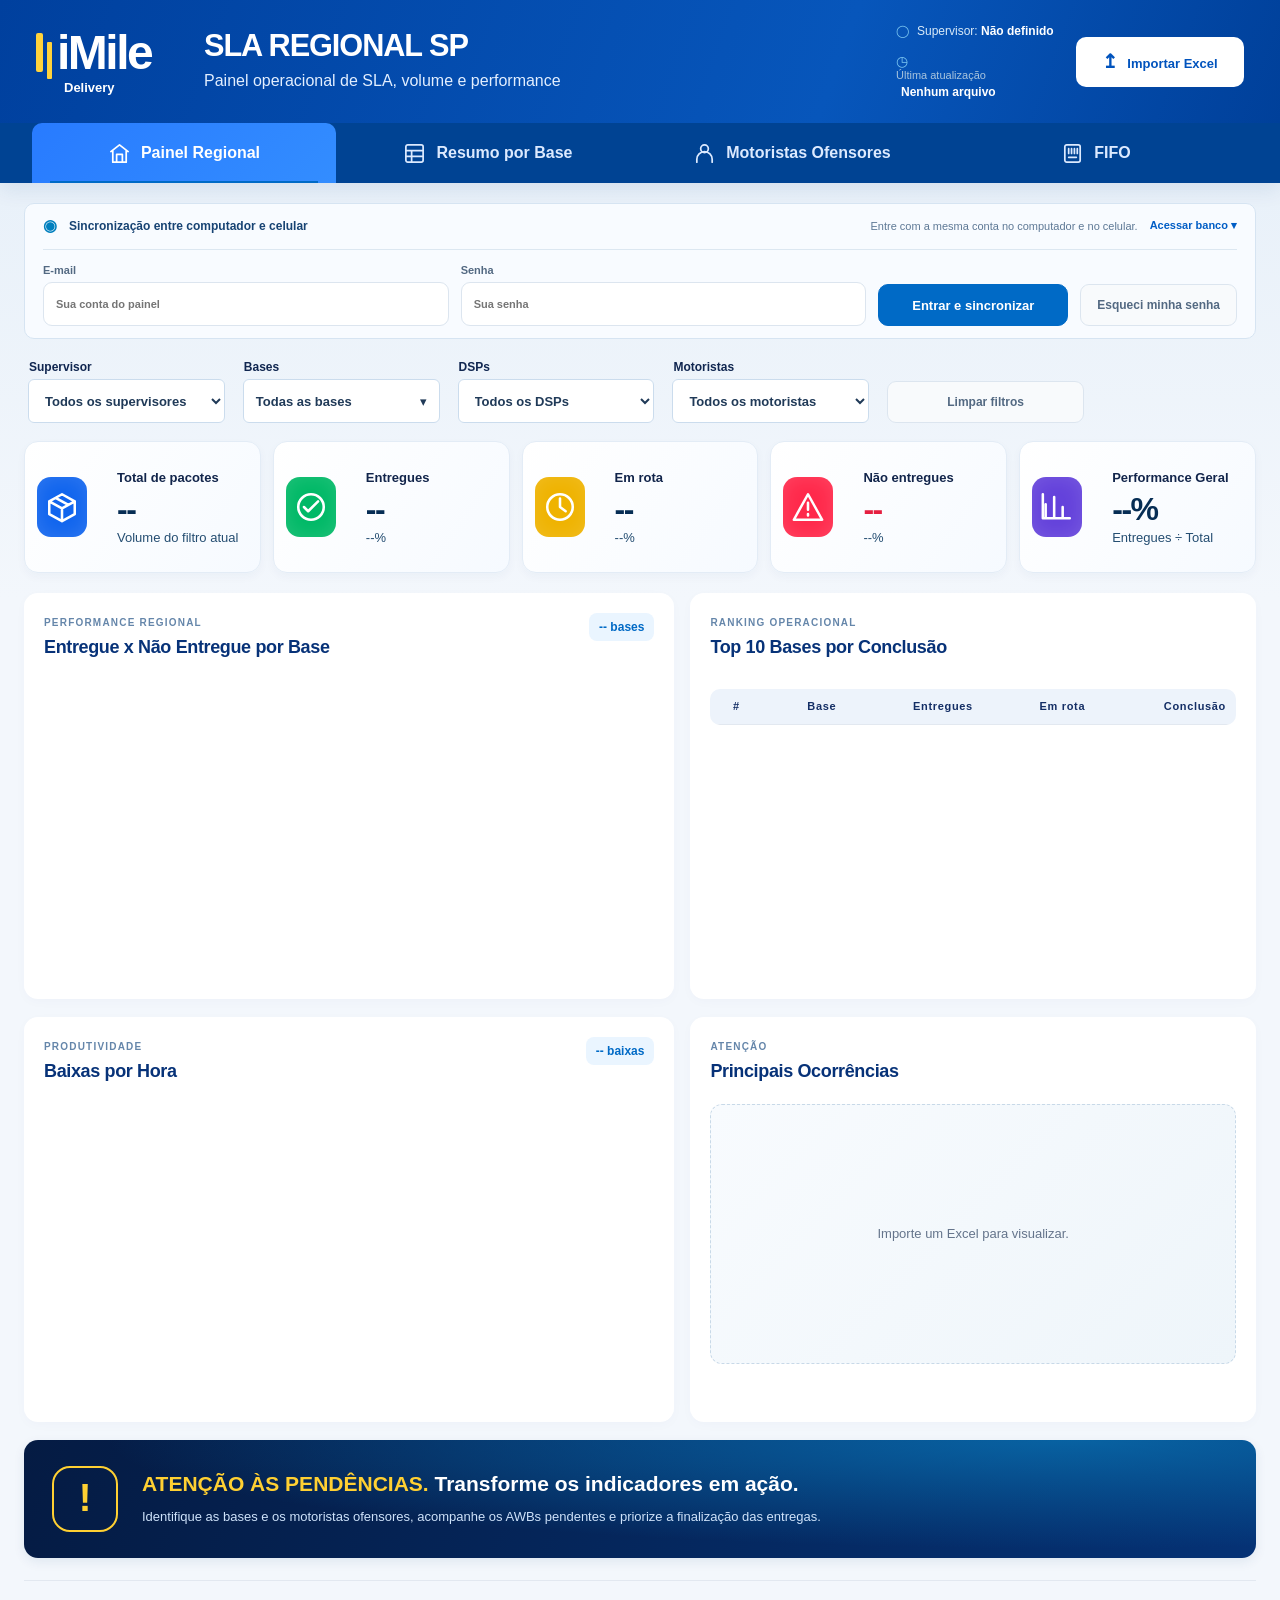
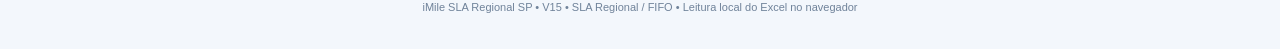
<file: index.html>
<!doctype html>
<html lang="pt-BR">
<head>
  <meta charset="utf-8" />
  <meta name="viewport" content="width=device-width, initial-scale=1" />
  <title>iMile SLA Regional SP</title>
  <link rel="stylesheet" href="styles.css?v=8" />
  <script src="xlsx.js"></script>
  <script src="chart.js"></script>
  <script src="html2canvas.js"></script>
<link rel="stylesheet" href="design-v9.css?v=9" />
  <link rel="stylesheet" href="design-v11.css?v=11" /><link rel="stylesheet" href="design-v12.css?v=12" />
<link rel="stylesheet" href="fifo.css?v=17" /></head>
<body class="v9 v11 v12">
  <div class="app-shell">
    <header class="topbar">
      <div class="brand-lockup" aria-label="iMile Delivery">
        <div class="brand-mark"><i></i><b>iMile</b></div>
        <span>Delivery</span>
      </div>
      <div class="headline-lockup">
        <h1>SLA REGIONAL SP</h1>
        <p class="subtitle">Painel operacional de SLA, volume e performance</p>
      </div>
      <div class="header-actions">
        <div class="header-meta">
          <div class="supervisor-pill">Supervisor: <strong id="supervisorName">Não definido</strong></div>
          <div class="update-box">
            <span>Última atualização</span>
            <strong id="lastUpdate">Nenhum arquivo</strong>
          </div>
        </div>
        <label class="upload-btn no-print">
          <input id="fileInput" type="file" accept=".xlsx,.xls" hidden />
          <span>Importar Excel</span>
        </label>
      </div>
    </header>

    <nav class="view-tabs no-print">
      <button class="view-tab active" data-view="dashboard">Painel Regional</button>
      <button class="view-tab" data-view="baseprint">Resumo por Base</button>
      <button class="view-tab" data-view="driversprint">Motoristas Ofensores</button>
      <button class="view-tab" data-view="awbspending">FIFO</button>
    </nav>

    <main>
      <details open class="cloud-panel no-print" aria-label="Sincronização entre dispositivos">
        <summary><span class="cloud-summary-title">Sincronização entre computador e celular</span><span id="cloudStatus" role="status" aria-live="polite">Verificando conexão…</span></summary>
        <form id="cloudLogin" class="cloud-actions">
          <label>E-mail<input id="cloudEmail" type="email" autocomplete="username" required placeholder="Sua conta do painel" /></label>
          <label>Senha<input id="cloudPassword" type="password" autocomplete="current-password" required placeholder="Sua senha" /></label>
          <button type="submit" class="print-btn">Entrar e sincronizar</button><button id="cloudForgotPassword" type="button" class="ghost-btn">Esqueci minha senha</button>
        </form>
        <div id="cloudConnected" class="cloud-actions" hidden>
          <button id="cloudSave" class="print-btn" type="button">Salvar relatório</button>
          <button id="cloudRefresh" class="ghost-btn" type="button">Abrir mais recente</button>
          <label>Histórico<select id="cloudHistory"><option value="">Histórico de relatórios</option></select></label>
          <button id="cloudLogout" class="ghost-btn" type="button">Sair da conta</button>
        </div>
      </details>

      <section class="filters no-print enhanced-filters">
        <label class="filter-field">
          <span>Supervisor</span>
          <select id="filterSupervisor">
            <option value="">Todos os supervisores</option>
          </select>
        </label>

        <div class="filter-field">
          <span>Bases</span>
          <div class="multi-select" id="baseMultiSelect">
            <button type="button" class="multi-select-toggle" id="baseMultiToggle">
              <span id="baseMultiLabel">Todas as bases</span>
              <span>▾</span>
            </button>
            <div class="multi-select-menu" id="baseMultiMenu">
              <div class="multi-select-actions">
                <button type="button" id="selectAllBases">Marcar todas</button>
                <button type="button" id="clearAllBases">Limpar</button>
              </div>
              <div id="baseCheckboxList" class="base-checkbox-list"></div>
            </div>
          </div>
        </div>

        <label class="filter-field"><span>DSPs</span><select id="filterDsp"><option value="">Todos os DSPs</option></select></label>
        <label class="filter-field"><span>Motoristas</span><select id="filterDriver"><option value="">Todos os motoristas</option></select></label>
        <select id="filterStatus" hidden aria-hidden="true" tabindex="-1"><option value="">Todos os status</option></select>
        <button id="clearFilters" class="ghost-btn">Limpar filtros</button>
      </section>

      <section id="dashboardView" class="view active">
        <section class="kpi-grid">
          <article class="kpi-card">
            <span>Total de pacotes</span>
            <strong id="kpiTotal">--</strong>
            <small>Volume do filtro atual</small>
          </article>
          <article class="kpi-card success">
            <span>Entregues</span>
            <strong id="kpiDelivered">--</strong>
            <small id="kpiDeliveredPct">--%</small>
          </article>
          <article class="kpi-card route">
            <span>Em rota</span>
            <strong id="kpiRoute">--</strong>
            <small id="kpiRoutePct">--%</small>
          </article>
          <article class="kpi-card warning">
            <span>Não entregues</span>
            <strong id="kpiPending">--</strong>
            <small id="kpiPendingPct">--%</small>
          </article>
          <article class="kpi-card performance-card" id="performanceCard">
            <span>Performance Geral</span>
            <strong id="kpiPerformance">--%</strong>
            <small>Entregues ÷ Total</small>
          </article>
        </section>

        <section class="chart-grid">
          <article class="panel chart-panel">
            <div class="panel-head">
              <div>
                <span class="panel-kicker">Performance Regional</span>
                <h2>Entregue x Não Entregue por Base</h2>
              </div>
              <strong id="baseCount">-- bases</strong>
            </div>
            <div class="chart-wrap"><canvas id="chartBasePerformance"></canvas></div>
          </article>

          <article class="panel">
            <div class="panel-head">
              <div>
                <span class="panel-kicker">Ranking Operacional</span>
                <h2>Top 10 Bases por Conclusão</h2>
              </div>
            </div>
            <div class="table-wrap">
              <table class="data-table top-bases-table">
                <thead>
                  <tr>
                    <th>#</th>
                    <th>Base</th>
                    <th>Entregues</th>
                    <th>Em rota</th>
                    <th>Conclusão</th>
                  </tr>
                </thead>
                <tbody id="topBasesRanking"></tbody>
              </table>
            </div>
          </article>
        </section>

        <section class="chart-grid">
          <article class="panel chart-panel">
            <div class="panel-head">
              <div>
                <span class="panel-kicker">Produtividade</span>
                <h2>Baixas por Hora</h2>
              </div>
              <strong id="hourlyTotal">-- baixas</strong>
            </div>
            <div class="chart-wrap"><canvas id="chartHourly"></canvas></div>
          </article>

          <article class="panel">
            <div class="panel-head">
              <div>
                <span class="panel-kicker">Atenção</span>
                <h2>Principais Ocorrências</h2>
              </div>
            </div>
            <div id="occurrences" class="ranking empty-state">
              Importe um Excel para visualizar.
            </div>
          </article>
        </section>
      <aside class="operational-banner"><div class="alert-mark" aria-hidden="true">!</div><div><h2><em>ATENÇÃO ÀS PENDÊNCIAS.</em> Transforme os indicadores em ação.</h2><p>Identifique as bases e os motoristas ofensores, acompanhe os AWBs pendentes e priorize a finalização das entregas.</p></div></aside>
</section>

      <section id="basePrintView" class="view print-sheet">
        <div class="print-toolbar no-print">
          <div>
            <label>Base para envio</label>
            <select id="printBaseSelect"><option value="">Selecione uma base</option></select>
          </div>
          <button class="print-btn" id="saveBaseImageBtn">📸 Salvar imagem PNG</button>
        </div>

        <div id="baseCaptureArea" class="capture-area">
        <div class="capture-brand"><strong>iMile <small>Delivery</small></strong><span>SLA REGIONAL SP</span></div>
        <div class="print-title">
          <div>
            <span class="panel-kicker">Resumo Operacional</span>
            <h2 id="printBaseTitle">Selecione uma base</h2>
            <p>Supervisor: <strong id="printBaseSupervisor">Não definido</strong></p>
          </div>
          <div class="print-date" id="printBaseDate"></div>
        </div>

        <section class="kpi-grid print-kpis">
          <article class="kpi-card">
            <span>Total</span>
            <strong id="printBaseTotal">--</strong>
          </article>
          <article class="kpi-card success">
            <span>Entregues</span>
            <strong id="printBaseDelivered">--</strong>
            <small id="printBaseDeliveredPct">--%</small>
          </article>
          <article class="kpi-card warning">
            <span>Não entregues</span>
            <strong id="printBaseNotDelivered">--</strong>
            <small id="printBaseNotDeliveredPct">--%</small>
          </article>
          <article class="kpi-card route">
            <span>Em rota</span>
            <strong id="printBaseRoute">--</strong>
          </article>
          <article class="kpi-card performance-card" id="printBasePerformanceCard">
            <span>Performance da Base</span>
            <strong id="printBasePerformance">--%</strong>
            <small>Entregues ÷ Total</small>
          </article>
        </section>

        <section class="print-grid">
          <article class="panel">
            <div class="panel-head">
              <div>
                <span class="panel-kicker">Detalhamento</span>
                <h2>Todos os Status</h2>
              </div>
            </div>
            <div class="table-wrap">
              <table class="data-table">
                <thead><tr><th>Status</th><th>Quantidade</th><th>% do total</th></tr></thead>
                <tbody id="baseStatusTable"></tbody>
              </table>
            </div>
          </article>

          <article class="panel chart-panel">
            <div class="panel-head">
              <div>
                <span class="panel-kicker">Visual</span>
                <h2>Distribuição da Base</h2>
              </div>
            </div>
            <div class="chart-wrap"><canvas id="chartPrintBaseStatus"></canvas></div>
          </article>
        </section>
        </div>
      </section>

      <section id="driversPrintView" class="view print-sheet">
        <div class="print-toolbar no-print">
          <div>
            <label>Base para envio</label>
            <select id="driverBaseSelect"><option value="">Selecione uma base</option></select>
          </div>
          <button class="print-btn" id="saveDriversImageBtn">📸 Salvar imagem PNG</button>
        </div>

        <div id="driversCaptureArea" class="capture-area">
        <div class="capture-brand"><strong>iMile <small>Delivery</small></strong><span>SLA REGIONAL SP</span></div>
        <div class="print-title">
          <div>
            <span class="panel-kicker">Motoristas Ofensores</span>
            <h2 id="driverPrintTitle">Selecione uma base</h2>
            <p>Supervisor: <strong id="driverPrintSupervisor">Não definido</strong></p>
          </div>
          <div class="print-date" id="driverPrintDate"></div>
        </div>

        <section class="kpi-grid print-kpis">
          <article class="kpi-card">
            <span>Motoristas com pendência</span>
            <strong id="offenderCount">--</strong>
          </article>
          <article class="kpi-card warning">
            <span>Pacotes faltantes</span>
            <strong id="offenderMissing">--</strong>
          </article>
          <article class="kpi-card success">
            <span>Pacotes entregues</span>
            <strong id="offenderDelivered">--</strong>
          </article>
          <article class="kpi-card route">
            <span>Performance da base</span>
            <strong id="offenderPerformance">--%</strong>
          </article>
        </section>

        <article class="panel">
          <div class="panel-head">
            <div>
              <span class="panel-kicker">Ranking</span>
              <h2>Ofensores por Pacotes Faltantes</h2>
            </div>
          </div>
          <div class="table-wrap">
            <table class="data-table offender-table">
              <thead>
                <tr>
                  <th>#</th>
                  <th>Motorista</th>
                  <th>Total</th>
                  <th>Entregues</th>
                  <th>Faltam</th>
                  <th>% Faltam</th>
                  <th>% Entregue</th>
                </tr>
              </thead>
              <tbody id="offenderTable"></tbody>
            </table>
          </div>
        </article>
        </div>
      </section>

      <section id="awbsPendingView" class="view print-sheet">
        <div class="print-toolbar no-print awb-toolbar">
          <div>
            <label>1. Base / DS</label>
            <select id="awbBaseSelect"><option value="">Todas as bases</option></select>
          </div>
          <div>
            <label>2. Motorista da base</label>
            <select id="awbDriverSelect" disabled>
              <option value="">Todos os motoristas da base</option>
            </select>
          </div>
          <div>
            <label>3. Horário de recebimento (HUB)</label><select id="fifoDateColumn" disabled><option value="">Horário de recebimento (HUB)</option></select><label hidden>Filtro anterior</label>
            <select id="awbChargeType" disabled hidden>
              <option value="route">Em rota</option>
              <option value="pending">Todos os pendentes</option>
              <option value="notdelivered">Não entregues</option>
              <option value="status">Status específico</option>
            </select>
          </div>
          <div id="awbSpecificStatusWrap" style="display:none">
            <label>4. Status específico</label>
            <select id="awbSpecificStatus" disabled>
              <option value="">Selecione um status</option>
            </select>
          </div>
          <button class="print-btn" id="saveAwbsImageBtn">📸 Salvar imagem PNG</button>
        </div>

        <div id="awbsCaptureArea" class="capture-area">
        <div class="capture-brand"><strong>iMile <small>Delivery</small></strong><span>SLA REGIONAL SP</span></div>
          <div class="print-title">
            <div>
              <span class="panel-kicker">FIFO • Primeiro que entra, primeiro que sai</span>
              <h2 id="awbPrintTitle">Selecione uma base</h2>
              <p>Supervisor: <strong id="awbPrintSupervisor">Não definido</strong> • Motorista: <strong id="awbPrintDriver">Todos</strong></p>
            </div>
            <div class="print-date" id="awbPrintDate"></div>
          </div>

          <section class="awb-summary-grid">
            <article class="awb-summary-card drivers">
              <span>Motoristas com Pendência</span>
              <strong id="awbDriverCount">--</strong>
              <small>motoristas</small>
            </article>

            <article class="awb-summary-card pending">
              <span>Pedidos com mais de 3 dias</span>
              <strong id="awbPendingCount">--</strong>
              <small>saída e entrega prioritárias hoje</small>
            </article>
          <article class="awb-summary-card"><span>Mais antigo na base</span><strong id="fifoOldest">—</strong><small>tempo desde a entrada</small></article><article class="awb-summary-card"><span>Sem data válida</span><strong id="fifoUnclassified">—</strong><small>pendências a conferir</small></article></section>

          <div class="fifo-banner"><span class="fifo-symbol" aria-hidden="true">FIFO</span><div><strong>PRIMEIRO QUE ENTRA, PRIMEIRO QUE SAI.</strong><p>Pedidos com mais de 3 dias na base devem sair primeiro, impreterivelmente, e ser entregues até o final do dia. Priorize a separação, a expedição e o acompanhamento com os motoristas.</p></div></div><p id="fifoDateNotice" class="fifo-notice"></p><article class="panel awb-panel">
            <div class="panel-head">
              <div>
                <span class="panel-kicker">Expedição prioritária</span>
                <h2>Fila de prioridade • pedidos mais antigos primeiro</h2>
              </div>
            </div>

            <div id="awbPendingList" class="awb-driver-list">
              <div class="empty-state">Selecione uma base para visualizar as pendências.</div>
            </div>
          </article>
        </div>
      </section>

    </main>

    <footer class="no-print">
      iMile SLA Regional SP • V15 • SLA Regional / FIFO • Leitura local do Excel no navegador
    </footer>
  </div>

  <script src="percentages.js?v=14"></script><script src="presentation.js?v=12"></script><script src="app.js?v=14"></script><script src="fifo.js?v=17"></script><script src="supabase.js"></script><script src="cloud-config.js"></script><script src="cloud.js?v=16"></script>
</body>
</html>
</file>
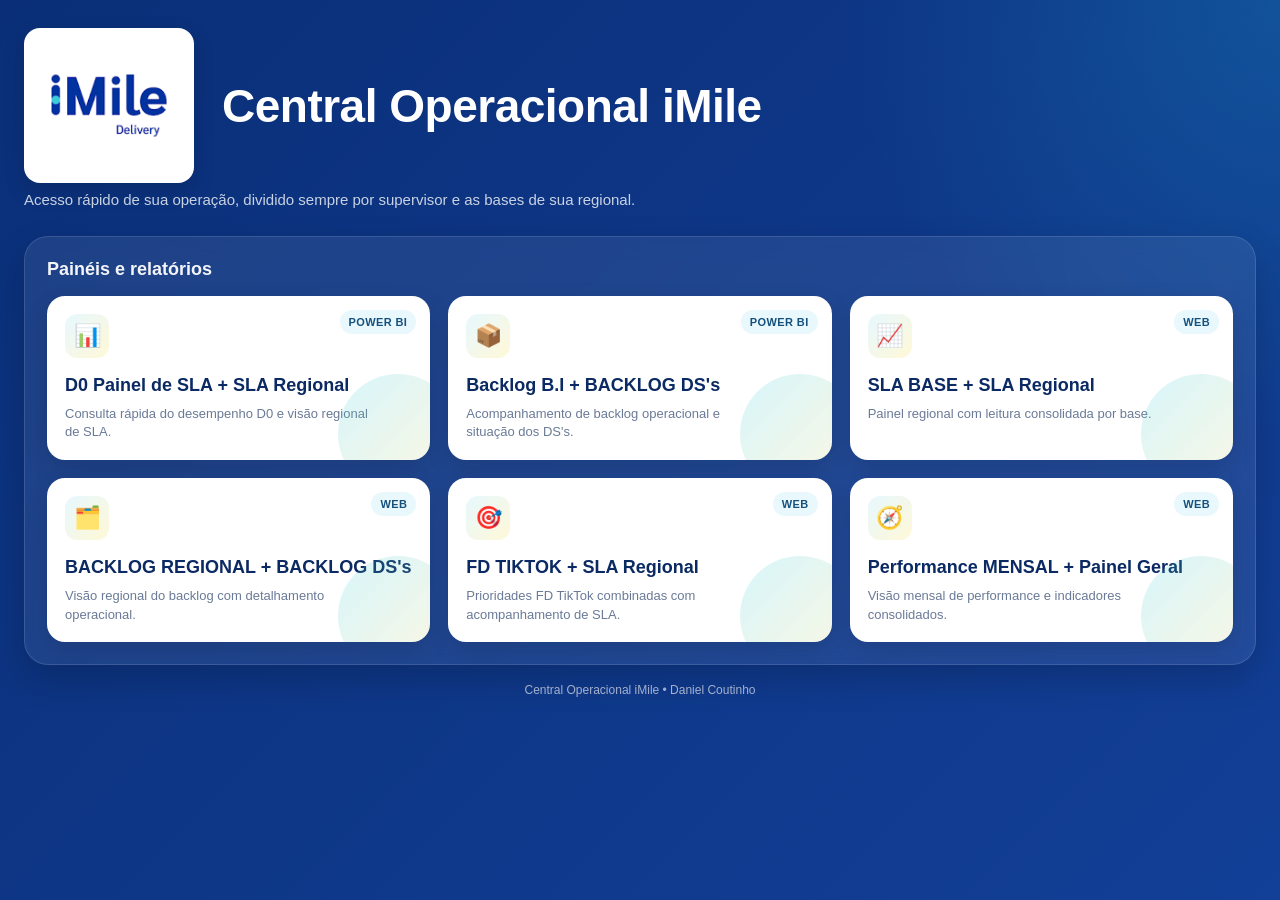
<file: Central_Operacional_iMile.html>
<!DOCTYPE html>
<html lang="pt-BR">
<head>
  <meta charset="UTF-8" />
  <meta name="viewport" content="width=device-width, initial-scale=1.0" />
  <title>Central Operacional iMile</title>
  <style>
    :root {
      --bg1: #0a2f78;
      --bg2: #123f97;
      --panel: rgba(255,255,255,.08);
      --card: #ffffff;
      --text: #0b2a63;
      --muted: #6a7a97;
      --accent: #20c9e8;
      --accent2: #ffd23f;
      --shadow: 0 14px 34px rgba(0,0,0,.18);
    }

    * { box-sizing: border-box; }
    body {
      margin: 0;
      min-height: 100vh;
      font-family: "Segoe UI", Arial, sans-serif;
      background:
        radial-gradient(circle at top right, rgba(32,201,232,.18), transparent 28%),
        linear-gradient(135deg, var(--bg1), var(--bg2));
      color: white;
    }

    .wrap {
      max-width: 1280px;
      margin: 0 auto;
      padding: 28px 24px 40px;
    }

    .header {
      display: flex;
      justify-content: space-between;
      align-items: center;
      gap: 20px;
      margin-bottom: 28px;
    }


    .brand-row {
      display: flex;
      align-items: center;
      gap: 28px;
    }

    .imile-logo {
      width: 170px;
      height: auto;
      flex: 0 0 auto;
      background: #ffffff;
      border-radius: 16px;
      padding: 10px 12px;
      box-shadow: 0 8px 22px rgba(0,0,0,.14);
      overflow: visible;
    }

    .imile-logo img {
      display: block;
      width: 100%;
      height: auto;
      object-fit: contain;
    }


    .brand h1 {
      margin: 0;
      font-size: clamp(28px, 4vw, 46px);
      font-weight: 800;
      letter-spacing: -.5px;
    }

    .brand p {
      margin: 8px 0 0;
      color: rgba(255,255,255,.78);
      font-size: 15px;
    }


    .panel {
      background: var(--panel);
      border: 1px solid rgba(255,255,255,.12);
      border-radius: 24px;
      padding: 22px;
      backdrop-filter: blur(10px);
      box-shadow: var(--shadow);
    }

    .section-title {
      margin: 0 0 16px;
      font-size: 18px;
      font-weight: 700;
      color: rgba(255,255,255,.95);
    }

    .grid {
      display: grid;
      grid-template-columns: repeat(3, minmax(0, 1fr));
      gap: 18px;
    }

    .card {
      display: block;
      text-decoration: none;
      color: var(--text);
      background: var(--card);
      border-radius: 18px;
      padding: 18px;
      min-height: 150px;
      position: relative;
      overflow: hidden;
      box-shadow: 0 8px 24px rgba(0,0,0,.12);
      transition: transform .18s ease, box-shadow .18s ease;
    }

    .card::after {
      content: "";
      position: absolute;
      inset: auto -28px -34px auto;
      width: 120px;
      height: 120px;
      border-radius: 50%;
      background: linear-gradient(135deg, rgba(32,201,232,.18), rgba(255,210,63,.16));
    }

    .card:hover {
      transform: translateY(-5px);
      box-shadow: 0 14px 32px rgba(0,0,0,.18);
    }

    .icon {
      width: 44px;
      height: 44px;
      border-radius: 12px;
      display: grid;
      place-items: center;
      font-size: 22px;
      background: linear-gradient(135deg, #e7f8ff, #fff8d7);
      margin-bottom: 16px;
    }

    .card h2 {
      margin: 0 0 8px;
      font-size: 18px;
      line-height: 1.25;
    }

    .card p {
      margin: 0;
      color: var(--muted);
      font-size: 13px;
      line-height: 1.45;
      max-width: 88%;
    }

    .tag {
      position: absolute;
      right: 14px;
      top: 14px;
      font-size: 11px;
      font-weight: 700;
      letter-spacing: .4px;
      text-transform: uppercase;
      color: #16517d;
      background: #e9f8fd;
      border-radius: 999px;
      padding: 6px 9px;
    }

    .footer {
      text-align: center;
      color: rgba(255,255,255,.65);
      font-size: 12px;
      margin-top: 18px;
    }

    @media (max-width: 900px) {
      .grid { grid-template-columns: repeat(2, minmax(0, 1fr)); }
    }

    @media (max-width: 620px) {
      .wrap { padding: 18px 14px 28px; }
      .header { align-items: flex-start; flex-direction: column; }
      .brand-row { align-items: flex-start; flex-direction: column; gap: 10px; }
      .grid { grid-template-columns: 1fr; }
      .panel { padding: 16px; }
    }
  </style>
</head>
<body>
  <div class="wrap">
    <header class="header">
      <div class="brand">
        <div class="brand-row">
          <div class="imile-logo" aria-label="iMile Delivery"><img src="[data-uri]" alt="iMile Delivery"></div>
          <h1>Central Operacional iMile</h1>
        </div>
        <p>Acesso rápido de sua operação, dividido sempre por supervisor e as bases de sua regional.</p>
      </div>
    </header>

    <main class="panel">
      <h3 class="section-title">Painéis e relatórios</h3>
      <div class="grid">
        <a class="card" target="_blank" rel="noopener" href="https://app.powerbi.com/groups/f40dbb32-220c-4fc5-aa51-6b114fe212cc/reports/68025917-c3d5-4527-9557-86ead2ce9148/14ac02b9860f0f2e8b80?ctid=ed8a7856-b50f-4da4-a2c7-d815dec61eee&experience=power-bi">
          <span class="tag">Power BI</span>
          <div class="icon">📊</div>
          <h2>D0 Painel de SLA + SLA Regional</h2>
          <p>Consulta rápida do desempenho D0 e visão regional de SLA.</p>
        </a>

        <a class="card" target="_blank" rel="noopener" href="https://app.powerbi.com/groups/f40dbb32-220c-4fc5-aa51-6b114fe212cc/reports/4c6fd475-6098-42f1-b7e3-8e0d257b7fea/75baab558883edca0670?experience=power-bi">
          <span class="tag">Power BI</span>
          <div class="icon">📦</div>
          <h2>Backlog B.I + BACKLOG DS's</h2>
          <p>Acompanhamento de backlog operacional e situação dos DS's.</p>
        </a>

        <a class="card" target="_blank" rel="noopener" href="https://hpdnle-svg.github.io/imile-sla-regional-sp/?utm_source=chatgpt.com">
          <span class="tag">Web</span>
          <div class="icon">📈</div>
          <h2>SLA BASE + SLA Regional</h2>
          <p>Painel regional com leitura consolidada por base.</p>
        </a>

        <a class="card" target="_blank" rel="noopener" href="https://hpdnle-svg.github.io/Backlog/">
          <span class="tag">Web</span>
          <div class="icon">🗂️</div>
          <h2>BACKLOG REGIONAL + BACKLOG DS's</h2>
          <p>Visão regional do backlog com detalhamento operacional.</p>
        </a>

        <a class="card" target="_blank" rel="noopener" href="https://hpdnle-svg.github.io/REFORM-FD/">
          <span class="tag">Web</span>
          <div class="icon">🎯</div>
          <h2>FD TIKTOK + SLA Regional</h2>
          <p>Prioridades FD TikTok combinadas com acompanhamento de SLA.</p>
        </a>

        <a class="card" target="_blank" rel="noopener" href="https://hpdnle-svg.github.io/Performance-mensal/">
          <span class="tag">Web</span>
          <div class="icon">🧭</div>
          <h2>Performance MENSAL + Painel Geral</h2>
          <p>Visão mensal de performance e indicadores consolidados.</p>
        </a>
      </div>
    </main>

    <div class="footer">Central Operacional iMile • Daniel Coutinho</div>
  </div>
</body>
</html>
</file>
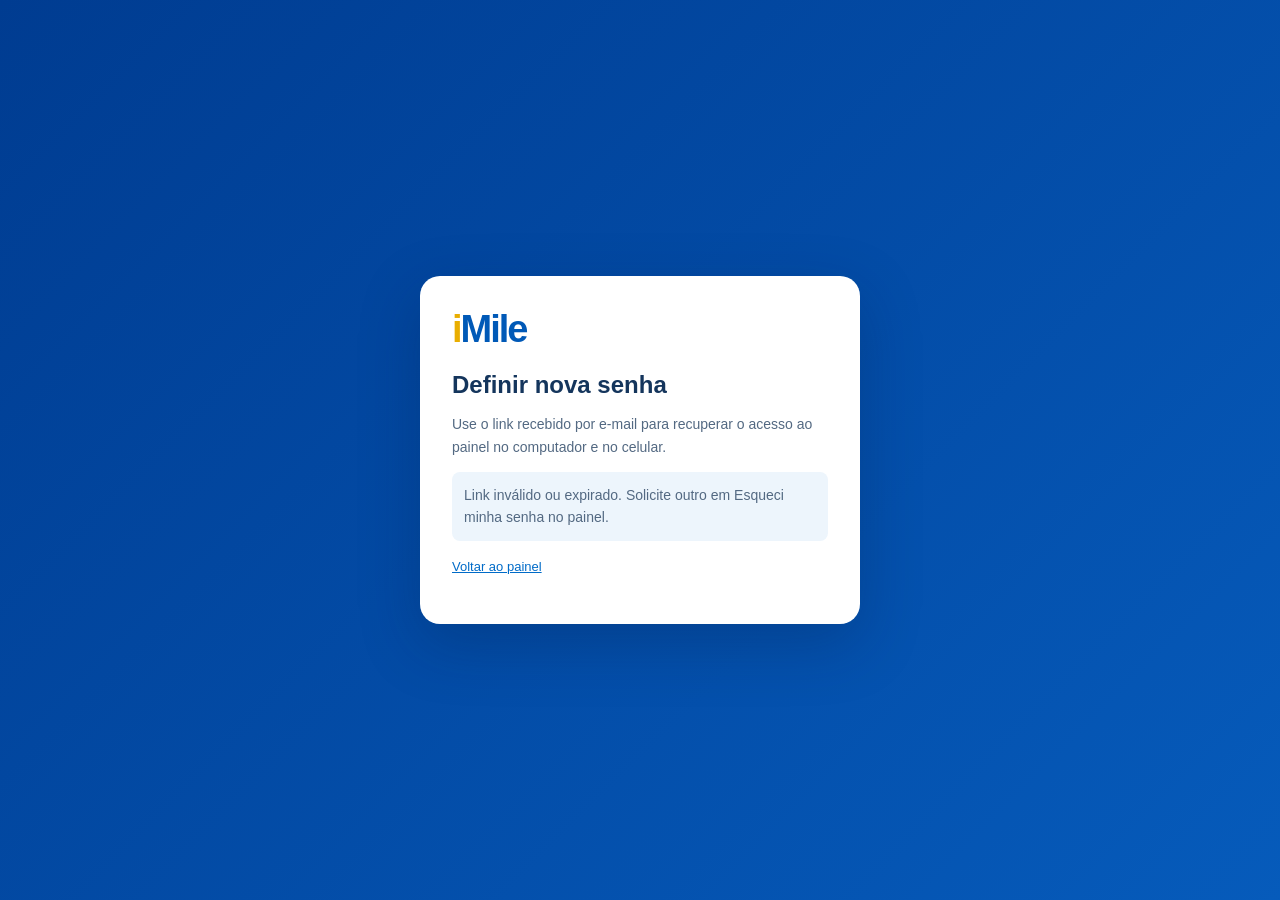
<file: reset-password.html>
<!doctype html>
<html lang="pt-BR"><head><meta charset="utf-8"><meta name="viewport" content="width=device-width, initial-scale=1"><title>Nova senha • iMile SLA Regional SP</title>
<style>
*{box-sizing:border-box}body{margin:0;min-height:100vh;display:grid;place-items:center;padding:24px;background:linear-gradient(135deg,#003c91,#065bbb);font-family:"Segoe UI",Arial,sans-serif;color:#14355c}.account-card{width:min(100%,440px);background:#fff;padding:32px;border-radius:20px;box-shadow:0 20px 60px #001a4540}.brand{font-size:38px;font-weight:800;color:#0059b7;letter-spacing:-2px}.brand i{font-style:normal;color:#e9ae00}h1{font-size:24px;margin:20px 0 12px}p{line-height:1.6;font-size:14px;color:#536982}label{display:grid;gap:7px;margin:18px 0;font-size:13px;font-weight:650}input,button{font:inherit;width:100%;min-height:46px;border-radius:8px}input{padding:10px 12px;border:1px solid #cadbea}button{border:0;color:#fff;background:#006bc8;font-weight:700;cursor:pointer}button:disabled{opacity:.5;cursor:default}a{color:#006bc8;font-size:13px}#passwordStatus{padding:12px;background:#edf5fc;border-radius:8px}*:focus-visible{outline:3px solid #17a3db;outline-offset:3px}[hidden]{display:none!important}
</style></head><body><main class="account-card"><div class="brand"><i>i</i>Mile</div><h1>Definir nova senha</h1><p>Use o link recebido por e-mail para recuperar o acesso ao painel no computador e no celular.</p><p id="passwordStatus" role="status" aria-live="polite">Verificando o link de recuperação…</p><form id="passwordForm" hidden><label>Nova senha<input id="newPassword" type="password" autocomplete="new-password" minlength="8" required></label><label>Confirmar nova senha<input id="confirmPassword" type="password" autocomplete="new-password" minlength="8" required></label><button id="updatePassword" type="submit">Salvar nova senha</button></form><p><a href="./">Voltar ao painel</a></p></main><script src="supabase.js"></script><script src="cloud-config.js"></script><script src="reset-password.js?v=15"></script></body></html>
</file>
<file: styles.css>
:root {
  --bg: #0b1730;
  --bg-deep: #081226;
  --panel: #162846;
  --panel-2: #1d3358;
  --panel-3: #243d67;
  --line: rgba(164, 191, 232, 0.22);
  --line-strong: rgba(102, 166, 255, 0.34);
  --text: #f7faff;
  --muted: #b4c4dc;
  --blue: #2f82ff;
  --blue-2: #75b0ff;
  --green: #35d39a;
  --yellow: #ffbd4a;
  --red: #ff6b72;
  --shadow: 0 18px 48px rgba(0,0,0,.22);
}

* { box-sizing: border-box; }

body {
  margin: 0;
  min-height: 100vh;
  background:
    radial-gradient(circle at 18% 0%, rgba(57,129,255,.22), transparent 34%),
    linear-gradient(180deg, #102344 0%, var(--bg) 45%, var(--bg-deep) 100%);
  color: var(--text);
  font-family: Inter, ui-sans-serif, system-ui, -apple-system, BlinkMacSystemFont, "Segoe UI", sans-serif;
}

button, select, input { font: inherit; }

.app-shell {
  width: min(1540px, calc(100% - 28px));
  margin: 0 auto;
  padding: 22px 0 34px;
}

.topbar {
  display:flex;
  justify-content:space-between;
  gap:24px;
  align-items:center;
  padding:24px 28px;
  border:1px solid var(--line-strong);
  border-radius:22px;
  background:linear-gradient(135deg, #224474 0%, #17345d 45%, #132a4a 100%);
  box-shadow:var(--shadow);
}

/* Ajuste do tamanho do logotipo no cabeçalho */
.imile-svg-logo {
  height: 28px;
  width: auto;
}

.eyebrow,.panel-kicker {
  color:#8fc0ff;
  text-transform:uppercase;
  letter-spacing:.12em;
  font-size:11px;
  font-weight:800;
}

h1 {
  margin:7px 0 0;
  font-size:clamp(30px,4vw,46px);
  line-height:1;
}

.subtitle {
  margin:9px 0 0;
  color:#c2cfe2;
}

.header-actions {
  display:flex;
  align-items:stretch;
  gap:12px;
}

.upload-btn,.print-btn {
  display:grid;
  place-items:center;
  padding:0 22px;
  min-height:54px;
  border:0;
  background:linear-gradient(135deg,#3a8cff,#256fe0);
  color:#fff;
  border-radius:14px;
  font-weight:800;
  cursor:pointer;
  box-shadow:0 12px 28px rgba(47,130,255,.28);
}

.update-box {
  min-width:178px;
  padding:10px 14px;
  border:1px solid var(--line);
  background:#1a3156;
  border-radius:14px;
  display:flex;
  flex-direction:column;
  justify-content:center;
}

.update-box span {
  font-size:11px;
  color:#a9bdd8;
}

.update-box strong {
  font-size:13px;
  margin-top:4px;
}

.view-tabs {
  display:flex;
  gap:8px;
  margin:16px 0;
  padding:7px;
  border:1px solid var(--line);
  border-radius:16px;
  background:#142949;
  box-shadow:0 10px 30px rgba(0,0,0,.12);
}

.view-tab {
  color:#c6d3e5;
  background:#1b3459;
  border:1px solid rgba(140,180,235,.12);
  padding:11px 16px;
  border-radius:11px;
  cursor:pointer;
  font-weight:800;
}

.view-tab:hover {
  background:#24436f;
  color:#fff;
}

.view-tab.active {
  color:white;
  background:linear-gradient(135deg,#347fdc,#2869bd);
  border-color:rgba(117,176,255,.50);
  box-shadow:0 8px 18px rgba(47,130,255,.18);
}

.view { display:none; }
.view.active { display:block; }

.filters {
  display:grid;
  grid-template-columns:repeat(4,minmax(150px,1fr)) auto;
  gap:10px;
  margin-bottom:16px;
  padding:10px;
  border:1px solid var(--line);
  border-radius:15px;
  background:#132845;
}

select,.ghost-btn {
  min-height:44px;
  color:var(--text);
  background:#203a61;
  border:1px solid rgba(144,184,236,.22);
  border-radius:11px;
  padding:0 12px;
}

select:focus {
  outline:none;
  border-color:#65a5ff;
  box-shadow:0 0 0 3px rgba(47,130,255,.12);
}

select option {
  color:#111;
  background:white;
}

.ghost-btn {
  cursor:pointer;
  color:#cfe2ff;
  font-weight:800;
  background:#1d3558;
}

.ghost-btn:hover {
  background:#28476f;
}

/* 5 cards na mesma linha em desktop/notebook */
.kpi-grid {
  display:grid;
  grid-template-columns:repeat(5,minmax(0,1fr));
  gap:12px;
}

.kpi-card {
  padding:18px;
  background:linear-gradient(145deg,#223d65,#1a3154);
  border:1px solid rgba(151,190,240,.24);
  border-radius:17px;
  min-height:128px;
  position:relative;
  overflow:hidden;
  box-shadow:0 12px 30px rgba(0,0,0,.16);
}

.kpi-card:hover {
  transform:translateY(-1px);
  border-color:rgba(117,176,255,.42);
}

.kpi-card::before {
  content:"";
  position:absolute;
  left:0;
  top:0;
  width:100%;
  height:4px;
  background:var(--blue);
}

.kpi-card.success::before { background:var(--green); }
.kpi-card.route::before { background:var(--blue-2); }
.kpi-card.warning::before { background:var(--yellow); }

.kpi-card span {
  color:#c2d0e2;
  font-size:13px;
  font-weight:700;
}

.kpi-card strong {
  display:block;
  font-size:36px;
  margin:8px 0 2px;
  letter-spacing:-.04em;
  color:#fff;
}

.kpi-card small {
  color:#b7c6d9;
}

.chart-grid,.print-grid {
  display:grid;
  grid-template-columns:1.15fr .85fr;
  gap:12px;
  margin-top:12px;
}

.panel {
  padding:18px;
  background:linear-gradient(145deg,#1d3559,#172d4d);
  border:1px solid rgba(151,190,240,.22);
  border-radius:17px;
  min-height:300px;
  box-shadow:0 12px 30px rgba(0,0,0,.14);
}

.chart-panel {
  min-height:340px;
}

.panel-head {
  display:flex;
  justify-content:space-between;
  gap:20px;
  align-items:flex-start;
  margin-bottom:16px;
}

.panel h2 {
  margin:5px 0 0;
  font-size:18px;
}

.panel-head > strong {
  color:#c2d0e2;
  font-size:12px;
}

.chart-wrap {
  position:relative;
  height:280px;
}

.donut-wrap {
  max-width:420px;
  margin:0 auto;
}

.ranking.empty-state {
  color:#b4c4dc;
  display:grid;
  place-items:center;
  min-height:210px;
}

.rank-row {
  display:flex;
  align-items:center;
  justify-content:space-between;
  gap:14px;
  padding:11px 0;
  border-bottom:1px solid rgba(164,191,232,.10);
}

.rank-name {
  color:#eef5ff;
  font-size:13px;
}

.rank-value {
  font-weight:800;
}

.print-toolbar {
  display:flex;
  align-items:end;
  justify-content:space-between;
  gap:16px;
  margin-bottom:14px;
  padding:14px;
  background:#183052;
  border:1px solid var(--line);
  border-radius:16px;
}

.print-toolbar label {
  display:block;
  font-size:11px;
  color:#b6c5da;
  margin-bottom:7px;
}

.print-toolbar select {
  min-width:260px;
}

.print-title {
  display:flex;
  justify-content:space-between;
  gap:20px;
  align-items:flex-start;
  padding:18px 4px;
}

.print-title h2 {
  margin:5px 0;
  font-size:28px;
}

.print-title p,.print-date {
  margin:0;
  color:#c2cfe0;
}

.print-kpis { margin-bottom:14px; }

.table-wrap { overflow:auto; }

.data-table {
  width:100%;
  border-collapse:collapse;
}

.data-table th,.data-table td {
  padding:12px 10px;
  text-align:left;
  border-bottom:1px solid rgba(164,191,232,.12);
}

.data-table th {
  color:#b8c7da;
  font-size:11px;
  text-transform:uppercase;
  letter-spacing:.06em;
  background:rgba(69,111,165,.13);
}

.data-table td {
  font-size:13px;
  color:#f0f5ff;
}

.data-table tbody tr:nth-child(even) {
  background:rgba(255,255,255,.025);
}

.data-table td:nth-child(n+2),
.data-table th:nth-child(n+2) {
  text-align:right;
}

.offender-table tbody tr:nth-child(1) td,
.offender-table tbody tr:nth-child(2) td,
.offender-table tbody tr:nth-child(3) td {
  font-weight:800;
}

footer {
  color:#7f95b5;
  text-align:center;
  font-size:11px;
  padding:22px 0 0;
}

/* Performance geral */
.performance-card {
  transition:background .2s ease,border-color .2s ease,box-shadow .2s ease;
}

.performance-card::before { background:var(--muted); }

.performance-card.performance-red {
  background:linear-gradient(145deg,#6d2b34,#4d2027);
  border-color:rgba(255,107,114,.45);
}

.performance-card.performance-red::before { background:var(--red); }
.performance-card.performance-red strong { color:#ff9aa0; }

.performance-card.performance-yellow {
  background:linear-gradient(145deg,#705a24,#4e401b);
  border-color:rgba(255,189,74,.45);
}

.performance-card.performance-yellow::before { background:var(--yellow); }
.performance-card.performance-yellow strong { color:#ffd778; }

.performance-card.performance-green {
  background:linear-gradient(145deg,#1f664f,#174b3c);
  border-color:rgba(53,211,154,.45);
}

.performance-card.performance-green::before { background:var(--green); }
.performance-card.performance-green strong { color:#78e9c0; }

.capture-area {
  background:
    radial-gradient(circle at 20% 0%, rgba(63,137,255,.18), transparent 32%),
    linear-gradient(180deg,#17345b 0%,#0f2038 100%);
  padding:22px;
  border-radius:18px;
}

.saving-image {
  cursor:progress !important;
  opacity:.75;
  pointer-events:none;
}

/* Mantém os 5 cards em 1 linha em notebook/desktop */
@media(min-width:900px) {
  .kpi-grid {
    grid-template-columns:repeat(5,minmax(0,1fr)) !important;
  }
}

/* Apenas telas menores quebram linha */
@media(max-width:899px) {
  .topbar {
    align-items:flex-start;
    flex-direction:column;
  }

  .header-actions { width:100%; }

  .filters {
    grid-template-columns:repeat(2,1fr);
  }

  .kpi-grid {
    grid-template-columns:repeat(2,1fr);
  }

  .chart-grid,.print-grid {
    grid-template-columns:1fr;
  }
}

@media(max-width:520px) {
  .app-shell {
    width:min(100% - 18px,1540px);
    padding-top:9px;
  }

  .topbar {
    border-radius:16px;
    padding:20px;
  }

  .header-actions {
    flex-direction:column;
    width:100%;
  }

  .filters,.kpi-grid {
    grid-template-columns:1fr;
  }

  .view-tabs {
    overflow:auto;
  }
}

@media print {
  body {
    background:#fff !important;
    color:#111 !important;
  }

  .app-shell {
    width:100%;
    padding:0;
  }

  .no-print,footer {
    display:none !important;
  }

  .topbar {
    box-shadow:none;
    border:none;
    border-radius:0;
    background:#fff;
    color:#111;
    padding:0 0 16px;
  }

  .topbar .subtitle,
  .topbar .update-box span,
  .print-title p,
  .print-date {
    color:#555 !important;
  }

  .eyebrow,.panel-kicker {
    color:#245fb3 !important;
  }

  .view {
    display:none !important;
  }

  .view.active {
    display:block !important;
  }

  .panel,.kpi-card {
    background:#fff !important;
    color:#111 !important;
    border:1px solid #d8dde6 !important;
    box-shadow:none !important;
    break-inside:avoid;
  }

  .kpi-card span,
  .kpi-card small,
  .panel-head > strong {
    color:#555 !important;
  }

  .data-table th {
    color:#555 !important;
  }

  .data-table td,.data-table th {
    border-bottom:1px solid #e5e7eb !important;
    color:#111 !important;
  }

  .chart-wrap {
    height:260px;
  }

  @page {
    size:A4 landscape;
    margin:10mm;
  }
}


.enhanced-filters {
  grid-template-columns: 1.05fr 1.15fr 1fr 1fr 1fr auto;
  align-items: stretch;
}

.multi-select {
  position: relative;
}

.multi-select-toggle {
  width: 100%;
  min-height: 44px;
  display:flex;
  align-items:center;
  justify-content:space-between;
  gap:10px;
  color:var(--text);
  background:#203a61;
  border:1px solid rgba(144,184,236,.22);
  border-radius:11px;
  padding:0 12px;
  cursor:pointer;
}

.multi-select-toggle:hover,
.multi-select.open .multi-select-toggle {
  border-color:#65a5ff;
  background:#26456f;
}

.multi-select-menu {
  position:absolute;
  top:calc(100% + 7px);
  left:0;
  width:min(390px, 86vw);
  max-height:420px;
  overflow:hidden;
  display:none;
  z-index:50;
  background:#1a3154;
  border:1px solid rgba(117,176,255,.38);
  border-radius:14px;
  box-shadow:0 18px 46px rgba(0,0,0,.35);
}

.multi-select.open .multi-select-menu {
  display:block;
}

.multi-select-actions {
  display:flex;
  gap:8px;
  padding:10px;
  border-bottom:1px solid rgba(164,191,232,.12);
  background:#203a61;
}

.multi-select-actions button {
  flex:1;
  min-height:34px;
  border:1px solid rgba(144,184,236,.18);
  border-radius:9px;
  background:#2a4a77;
  color:#e9f2ff;
  font-weight:700;
  cursor:pointer;
}

.base-checkbox-list {
  max-height:340px;
  overflow:auto;
  padding:8px;
}

.base-check {
  display:flex;
  align-items:center;
  gap:9px;
  padding:8px 9px;
  border-radius:9px;
  cursor:pointer;
  color:#edf4ff;
  font-size:13px;
}

.base-check:hover {
  background:rgba(117,176,255,.10);
}

.base-check input {
  width:16px;
  height:16px;
  accent-color:#2f82ff;
}

.supervisor-badge {
  display:inline-flex;
  align-items:center;
  gap:6px;
  padding:3px 8px;
  border-radius:999px;
  background:rgba(47,130,255,.14);
  border:1px solid rgba(117,176,255,.20);
  color:#cfe3ff;
  font-size:11px;
}

@media(max-width:1180px) {
  .enhanced-filters {
    grid-template-columns:repeat(3,1fr);
  }
}

@media(max-width:760px) {
  .enhanced-filters {
    grid-template-columns:1fr 1fr;
  }
}

@media(max-width:520px) {
  .enhanced-filters {
    grid-template-columns:1fr;
  }
}


.awb-driver-list {
  display:grid;
  gap:14px;
}

.awb-driver-card {
  border:1px solid rgba(151,190,240,.20);
  border-radius:14px;
  overflow:hidden;
  background:rgba(15,31,56,.34);
}

.awb-driver-head {
  display:flex;
  align-items:center;
  justify-content:space-between;
  gap:14px;
  padding:13px 14px;
  background:linear-gradient(135deg,#24456f,#1d385e);
  border-bottom:1px solid rgba(151,190,240,.18);
}

.awb-driver-head > div {
  display:flex;
  align-items:center;
  gap:10px;
}

.awb-driver-rank {
  display:grid;
  place-items:center;
  width:28px;
  height:28px;
  border-radius:9px;
  background:#2f82ff;
  color:#fff;
  font-size:12px;
  font-weight:900;
}

.awb-driver-count {
  padding:5px 9px;
  border-radius:999px;
  background:rgba(255,189,74,.16);
  border:1px solid rgba(255,189,74,.28);
  color:#ffd778;
  font-size:11px;
  font-weight:800;
}

.awb-table th:nth-child(1),
.awb-table td:nth-child(1) {
  width:56px;
  text-align:center;
}

.awb-table th:nth-child(2),
.awb-table td:nth-child(2) {
  text-align:left;
}

.awb-table th:nth-child(3),
.awb-table td:nth-child(3) {
  text-align:left;
}

.awb-code {
  font-family: ui-monospace, SFMono-Regular, Menlo, Consolas, monospace;
  font-weight:800;
  color:#d8eaff !important;
  letter-spacing:.02em;
}


.awb-toolbar {
  display:grid;
  grid-template-columns:minmax(230px,1fr) minmax(260px,1.4fr) auto;
  align-items:end;
}

.awb-toolbar > div {
  min-width:0;
}

.awb-toolbar select {
  width:100%;
}

@media(max-width:900px) {
  .awb-toolbar {
    grid-template-columns:1fr 1fr;
  }

  .awb-toolbar .print-btn {
    grid-column:1 / -1;
  }
}

@media(max-width:560px) {
  .awb-toolbar {
    grid-template-columns:1fr;
  }

  .awb-toolbar .print-btn {
    grid-column:auto;
  }
}


/* V6.7 - AWBs Pendentes mais objetiva */
#awbsPendingView .capture-area {
  padding: 16px;
}

#awbsPendingView .print-title {
  padding: 8px 2px 12px;
}

#awbsPendingView .print-title h2 {
  font-size: 24px;
  margin: 3px 0;
}

.awb-summary-grid {
  display:grid;
  grid-template-columns:1fr 1fr;
  gap:10px;
  margin-bottom:10px;
}

.awb-summary-card {
  display:flex;
  align-items:center;
  gap:18px;
  min-height:92px;
  padding:14px 18px;
  border-radius:14px;
  border:1px solid rgba(151,190,240,.25);
  box-shadow:0 10px 24px rgba(0,0,0,.14);
}

.awb-summary-card.drivers {
  background:linear-gradient(135deg,#2455a3,#1e437b);
}

.awb-summary-card.pending {
  background:linear-gradient(135deg,#d98512,#b6650d);
}

.awb-summary-card span {
  color:#f6f9ff;
  font-size:13px;
  font-weight:800;
  text-transform:uppercase;
  letter-spacing:.04em;
}

.awb-summary-card strong {
  margin-left:auto;
  font-size:38px;
  color:#fff;
  letter-spacing:-.03em;
}

.awb-summary-card small {
  color:rgba(255,255,255,.86);
  font-size:12px;
}

.awb-panel {
  padding:12px;
  min-height:auto;
}

.awb-panel .panel-head {
  margin-bottom:10px;
}

.awb-master-table-wrap {
  overflow:auto;
  border:1px solid rgba(151,190,240,.18);
  border-radius:12px;
}

.awb-master-table {
  width:100%;
  border-collapse:collapse;
  table-layout:fixed;
}

.awb-master-table thead th {
  background:linear-gradient(135deg,#2375e6,#1e63c4);
  color:#fff;
  font-size:11px;
  text-transform:uppercase;
  letter-spacing:.05em;
  padding:9px 8px;
  text-align:left;
}

.awb-master-table thead th:nth-child(1) { width:48px; text-align:center; }
.awb-master-table thead th:nth-child(2) { width:24%; }
.awb-master-table thead th:nth-child(3) { width:24%; }
.awb-master-table thead th:nth-child(4) { width:28%; }
.awb-master-table thead th:nth-child(5) { width:20%; }

.awb-driver-group td {
  padding:8px 8px;
  background:linear-gradient(90deg,#284e7d,#23456e);
  border-top:1px solid rgba(151,190,240,.18);
  border-bottom:1px solid rgba(151,190,240,.14);
  color:#fff;
  font-size:12px;
}

.awb-driver-number {
  text-align:center;
  font-weight:900;
  color:#fff !important;
}

.awb-driver-count {
  float:right;
  padding:3px 7px;
  border-radius:999px;
  background:#f1b933;
  color:#1c2532 !important;
  font-size:10px;
  font-weight:900;
  white-space:nowrap;
}

.awb-detail-row td {
  padding:7px 8px;
  border-bottom:1px solid rgba(164,191,232,.10);
  background:#182e4d;
  color:#eef5ff;
  font-size:11px;
}

.awb-detail-row:nth-child(even) td {
  background:#1b3457;
}

.awb-detail-row td:first-child {
  text-align:center;
  color:#bcd0ea;
}

.awb-code {
  font-family:ui-monospace,SFMono-Regular,Menlo,Consolas,monospace;
  font-weight:800;
  color:#e6f1ff !important;
}

@media(max-width:800px) {
  .awb-summary-grid {
    grid-template-columns:1fr;
  }

  .awb-master-table {
    min-width:900px;
  }
}


.top-bases-table th:nth-child(1),
.top-bases-table td:nth-child(1) {
  width:52px;
  text-align:center;
}

.top-bases-table td:nth-child(n+3),
.top-bases-table th:nth-child(n+3) {
  text-align:right;
}

.rank-performance {
  display:inline-block;
  min-width:74px;
  text-align:center;
  padding:4px 8px;
  border-radius:999px;
  font-weight:900;
  font-size:11px;
}

.rank-green {
  color:#8ef0c8;
  background:rgba(53,211,154,.14);
  border:1px solid rgba(53,211,154,.24);
}

.rank-yellow {
  color:#ffd978;
  background:rgba(255,189,74,.14);
  border:1px solid rgba(255,189,74,.24);
}

.rank-red {
  color:#ff9ca2;
  background:rgba(255,107,114,.14);
  border:1px solid rgba(255,107,114,.24);
}


/* ==========================================================
   V6.9 — Maior separação entre fundo, abas, cards e painéis
   ========================================================== */

:root {
  --v69-card: #29466f;
  --v69-card-2: #233f66;
  --v69-panel: #223d63;
  --v69-panel-2: #1d375b;
  --v69-tab: #27466f;
  --v69-tab-hover: #315784;
  --v69-filter: #29496f;
  --v69-border: rgba(170, 204, 247, .32);
  --v69-border-strong: rgba(117, 176, 255, .48);
}

/* Cabeçalho um pouco mais luminoso, sem competir com o conteúdo */
.topbar {
  background: linear-gradient(135deg, #285081 0%, #1f416c 48%, #19365c 100%);
  border-color: rgba(145, 190, 247, .38);
}

/* Abas claramente separadas do fundo */
.view-tabs {
  background: #1b3558;
  border-color: var(--v69-border);
}

.view-tab {
  background: var(--v69-tab);
  border-color: rgba(170, 204, 247, .18);
  color: #dbe7f6;
}

.view-tab:hover {
  background: var(--v69-tab-hover);
  border-color: rgba(117, 176, 255, .42);
}

.view-tab.active {
  background: linear-gradient(135deg, #3e87e4, #2f72c8);
  border-color: rgba(143, 196, 255, .68);
  box-shadow: 0 8px 20px rgba(47, 130, 255, .24);
}

/* Bloco de filtros mais destacado */
.filters {
  background: #1a3457;
  border-color: var(--v69-border);
}

select,
.multi-select-toggle,
.ghost-btn {
  background: var(--v69-filter);
  border-color: rgba(170, 204, 247, .25);
}

select:hover,
.multi-select-toggle:hover,
.ghost-btn:hover {
  background: #31557e;
  border-color: rgba(117, 176, 255, .46);
}

/* KPIs: uma camada bem visível acima do fundo */
.kpi-card {
  background: linear-gradient(145deg, var(--v69-card), var(--v69-card-2));
  border-color: var(--v69-border);
  box-shadow: 0 14px 32px rgba(0, 0, 0, .18);
}

.kpi-card:hover {
  border-color: var(--v69-border-strong);
  box-shadow: 0 16px 36px rgba(0, 0, 0, .22);
}

.kpi-card span {
  color: #d0dbea;
}

.kpi-card small {
  color: #c2cfe1;
}

/* Painéis de gráficos e tabelas: mais claros que o fundo */
.panel {
  background: linear-gradient(145deg, var(--v69-panel), var(--v69-panel-2));
  border-color: var(--v69-border);
  box-shadow: 0 14px 34px rgba(0, 0, 0, .16);
}

.panel-head {
  border-bottom: 1px solid rgba(170, 204, 247, .10);
  padding-bottom: 10px;
}

/* Menus internos de multiseleção */
.multi-select-menu {
  background: #223e64;
  border-color: rgba(117, 176, 255, .46);
}

.multi-select-actions {
  background: #29496f;
}

/* Tabelas com cabeçalho e linhas mais fáceis de distinguir */
.data-table th {
  background: rgba(73, 121, 179, .28);
  color: #d4e1f2;
}

.data-table tbody tr:nth-child(odd) {
  background: rgba(255, 255, 255, .018);
}

.data-table tbody tr:nth-child(even) {
  background: rgba(255, 255, 255, .055);
}

.data-table tbody tr:hover {
  background: rgba(89, 155, 235, .10);
}

/* AWBs: mantém a tabela compacta, mas aumenta contraste */
.awb-panel {
  background: linear-gradient(145deg, #254368, #1e385c);
}

.awb-master-table-wrap {
  border-color: rgba(170, 204, 247, .28);
}

.awb-detail-row td {
  background: #213b60;
  border-bottom-color: rgba(170, 204, 247, .12);
}

.awb-detail-row:nth-child(even) td {
  background: #28466f;
}

.awb-driver-group td {
  background: linear-gradient(90deg, #315b8c, #294d79);
}

/* Área capturada em PNG também fica um pouco mais clara */
.capture-area {
  background:
    radial-gradient(circle at 20% 0%, rgba(77, 151, 255, .22), transparent 32%),
    linear-gradient(180deg, #1e416d 0%, #17345a 100%);
}

/* Cards especiais continuam com semáforo, mas ganham luminosidade */
.performance-card.performance-red {
  background: linear-gradient(145deg, #7a323b, #5a242c);
}

.performance-card.performance-yellow {
  background: linear-gradient(145deg, #7d672a, #5d4b20);
}

.performance-card.performance-green {
  background: linear-gradient(145deg, #26705a, #1d5646);
}

/* Melhor leitura em notebooks sem aumentar muito a altura */
@media (min-width: 900px) {
  .kpi-card {
    min-height: 126px;
  }
}


/* V7.0 — iMile blue + brighter content surfaces */
body {
  background:
    radial-gradient(circle at 16% 0%, rgba(30,126,255,.28), transparent 36%),
    linear-gradient(180deg,#0d3d78 0%,#082f61 46%,#06264f 100%);
}

.topbar {
  background:linear-gradient(135deg,#1266c4 0%,#0e55a8 48%,#0a4388 100%);
}

.view-tabs, .filters {
  background:#164d84;
}

.view-tab {
  background:#2c6598;
}

.view-tab:hover {
  background:#3777ad;
}

.panel {
  background:linear-gradient(145deg,#315f8d,#294f79);
  border-color:rgba(190,218,250,.38);
}

.kpi-card {
  background:linear-gradient(145deg,#3b6d9b,#315c88);
  border-color:rgba(190,218,250,.42);
}

select, .multi-select-toggle, .ghost-btn {
  background:#326b9d;
  border-color:rgba(195,221,250,.34);
}

.capture-area {
  background:
    radial-gradient(circle at 20% 0%,rgba(68,155,255,.26),transparent 32%),
    linear-gradient(180deg,#245f98 0%,#194b7e 100%);
}

#basePrintView .print-kpis {
  grid-template-columns:repeat(5,minmax(0,1fr));
}

.awb-toolbar {
  grid-template-columns:minmax(190px,1fr) minmax(220px,1.2fr) minmax(190px,1fr) minmax(190px,1fr) auto;
}

@media(max-width:1200px) {
  .awb-toolbar { grid-template-columns:repeat(2,1fr); }
  .awb-toolbar .print-btn { grid-column:1 / -1; }
}


/* ==========================================================
   V7.1 — Azul Gelo
   Fundo iMile escuro + superfícies #9BC2E3
   ========================================================== */

:root {
  --ice-blue: #9BC2E3;
  --ice-blue-soft: #AED0EA;
  --ice-blue-light: #BCD9EE;
  --navy-text: #0B2F55;
  --navy-muted: #244C70;
  --ice-border: rgba(220, 239, 252, .72);
}

/* Mantém a moldura geral no azul iMile */
body {
  background:
    radial-gradient(circle at 18% 0%, rgba(36, 133, 246, .28), transparent 34%),
    linear-gradient(180deg, #0D3D78 0%, #092F61 48%, #06264F 100%);
}

/* Cards principais */
.kpi-card {
  background: linear-gradient(145deg, var(--ice-blue-light), var(--ice-blue));
  border-color: var(--ice-border);
  color: var(--navy-text);
  box-shadow: 0 14px 30px rgba(1, 25, 55, .20);
}

.kpi-card span,
.kpi-card small {
  color: var(--navy-muted);
}

.kpi-card strong {
  color: var(--navy-text);
}

/* Painéis e áreas dos gráficos */
.panel {
  background: linear-gradient(145deg, var(--ice-blue-light), var(--ice-blue));
  border-color: var(--ice-border);
  color: var(--navy-text);
}

.panel h2,
.panel h3,
.panel strong,
.panel-kicker {
  color: var(--navy-text);
}

.panel p,
.panel small {
  color: var(--navy-muted);
}

.chart-wrap {
  background: rgba(255,255,255,.13);
  border-radius: 12px;
}

/* Tabelas sobre Azul Gelo */
.data-table {
  color: var(--navy-text);
}

.data-table th {
  background: #6E9FC8;
  color: #082D52;
  border-color: rgba(29,75,113,.18);
}

.data-table tbody tr:nth-child(odd) {
  background: rgba(255,255,255,.20);
}

.data-table tbody tr:nth-child(even) {
  background: rgba(255,255,255,.38);
}

.data-table tbody tr:hover {
  background: rgba(255,255,255,.56);
}

.data-table td {
  color: #103A60;
  border-color: rgba(31,77,115,.14);
}

/* Filtros continuam em azul médio para não perder hierarquia */
.filters {
  background: #2E6598;
  border-color: rgba(190,220,248,.42);
}

select,
.multi-select-toggle,
.ghost-btn {
  background: #7EACD1;
  color: #092F55;
  border-color: rgba(220,239,252,.58);
}

select option {
  background: #D5E7F4;
  color: #092F55;
}

/* Abas ficam mais claras, mas ainda separadas dos painéis */
.view-tabs {
  background: #225A91;
  border-color: rgba(190,220,248,.42);
}

.view-tab {
  background: #78A9D4;
  color: #0A3158;
  border-color: rgba(220,239,252,.38);
  font-weight: 800;
}

.view-tab:hover {
  background: #8CB9DB;
}

.view-tab.active {
  background: #B6D7ED;
  color: #082D52;
  border-color: rgba(255,255,255,.78);
  box-shadow: 0 8px 20px rgba(2,38,77,.20);
}

/* Área do PNG */
.capture-area {
  background:
    radial-gradient(circle at 20% 0%, rgba(255,255,255,.22), transparent 32%),
    linear-gradient(180deg, #4F82B5 0%, #32689D 100%);
}

/* AWB operacional */
.awb-panel {
  background: linear-gradient(145deg, #B8D8ED, #9BC2E3);
}

.awb-master-table-wrap {
  border-color: rgba(24,68,106,.24);
}

.awb-driver-group td {
  background: #6D9EC7;
  color: #082D52;
}

.awb-detail-row td,
.awb-detail-row:nth-child(even) td {
  background: rgba(255,255,255,.30);
  color: #0B355B;
  border-bottom-color: rgba(24,68,106,.13);
}

.awb-detail-row:nth-child(even) td {
  background: rgba(255,255,255,.48);
}

.awb-code {
  color: #082D52 !important;
}

/* Semáforo continua visualmente soberano */
.performance-card.performance-red {
  background: linear-gradient(145deg, #F0B3B7, #E48F95);
  color: #541A20;
}

.performance-card.performance-yellow {
  background: linear-gradient(145deg, #F4DEA0, #E9C96F);
  color: #56420B;
}

.performance-card.performance-green {
  background: linear-gradient(145deg, #A9DFC9, #7BCBAE);
  color: #123E30;
}

.performance-card.performance-red span,
.performance-card.performance-red strong,
.performance-card.performance-red small,
.performance-card.performance-yellow span,
.performance-card.performance-yellow strong,
.performance-card.performance-yellow small,
.performance-card.performance-green span,
.performance-card.performance-green strong,
.performance-card.performance-green small {
  color: inherit;
}

/* Ranking: badges mantêm vermelho/amarelo/verde */
.rank-green { color:#12543E; background:#A9DFC9; border-color:#72BFA4; }
.rank-yellow { color:#59450D; background:#F4DEA0; border-color:#D8BA5F; }
.rank-red { color:#5B1E24; background:#F0B3B7; border-color:#D98289; }


/* ==========================================================
   V7.2 — Azul Gelo reforçado
   Overrides finais para garantir contraste visível
   ========================================================== */

html body {
  background:
    radial-gradient(circle at 18% 0%, rgba(29, 128, 242, .26), transparent 34%),
    linear-gradient(180deg, #0C3B77 0%, #082E60 50%, #05264F 100%) !important;
  color: #F7FAFF;
}

/* TOPBAR continua iMile azul forte */
body .topbar {
  background: linear-gradient(135deg, #0E66C9 0%, #0B56AF 48%, #08478F 100%) !important;
  border-color: rgba(151, 205, 255, .48) !important;
}

/* ABAS */
body .view-tabs {
  background: #174F89 !important;
  border-color: rgba(187, 222, 251, .52) !important;
}

body .view-tab {
  background: #8CB9DB !important;
  color: #082D52 !important;
  border-color: rgba(229, 244, 255, .72) !important;
}

body .view-tab:hover {
  background: #A7CCE6 !important;
  color: #082D52 !important;
}

body .view-tab.active {
  background: #D2E8F7 !important;
  color: #06294A !important;
  border-color: #F4FAFE !important;
  box-shadow: 0 8px 20px rgba(0, 33, 73, .20) !important;
}

/* FILTROS */
body .filters {
  background: #2A659A !important;
  border-color: rgba(201, 229, 250, .52) !important;
}

body select,
body .multi-select-toggle,
body .ghost-btn {
  background: #B7D7ED !important;
  color: #082D52 !important;
  border-color: rgba(234, 246, 253, .82) !important;
}

body select:hover,
body .multi-select-toggle:hover,
body .ghost-btn:hover {
  background: #C8E2F3 !important;
  color: #082D52 !important;
}

/* KPI CARDS */
body .kpi-card:not(.performance-red):not(.performance-yellow):not(.performance-green) {
  background: linear-gradient(145deg, #D5EAF7 0%, #B8D8ED 100%) !important;
  border: 1px solid rgba(244, 250, 254, .90) !important;
  color: #082D52 !important;
  box-shadow: 0 14px 34px rgba(1, 26, 58, .20) !important;
}

body .kpi-card:not(.performance-red):not(.performance-yellow):not(.performance-green) span,
body .kpi-card:not(.performance-red):not(.performance-yellow):not(.performance-green) small {
  color: #244D71 !important;
}

body .kpi-card:not(.performance-red):not(.performance-yellow):not(.performance-green) strong {
  color: #062D54 !important;
}

/* PAINÉIS E GRÁFICOS */
body .panel {
  background: linear-gradient(145deg, #D7EBF7 0%, #B9D9EE 100%) !important;
  border: 1px solid rgba(245, 251, 255, .92) !important;
  color: #082D52 !important;
  box-shadow: 0 14px 34px rgba(1, 26, 58, .20) !important;
}

body .panel h2,
body .panel h3,
body .panel strong,
body .panel .panel-kicker {
  color: #062D54 !important;
}

body .panel p,
body .panel small,
body .panel-head > strong {
  color: #315A7D !important;
}

body .chart-wrap {
  background: #C9E1F2 !important;
  border: 1px solid rgba(255,255,255,.72) !important;
  border-radius: 13px !important;
  padding: 8px !important;
}

/* TABELAS */
body .data-table {
  background: #D8EAF6 !important;
  color: #082D52 !important;
}

body .data-table th {
  background: #7EACD1 !important;
  color: #082D52 !important;
  border-bottom-color: rgba(16, 58, 94, .20) !important;
}

body .data-table tbody tr:nth-child(odd) {
  background: #DDEDF7 !important;
}

body .data-table tbody tr:nth-child(even) {
  background: #CFE4F2 !important;
}

body .data-table tbody tr:hover {
  background: #BEDCEC !important;
}

body .data-table td {
  color: #0C365B !important;
  border-bottom-color: rgba(19, 64, 101, .14) !important;
}

/* MULTI SELECT */
body .multi-select-menu {
  background: #C9E1F2 !important;
  border-color: rgba(236, 247, 254, .86) !important;
}

body .multi-select-actions {
  background: #A7CCE6 !important;
}

body .multi-select-actions button {
  background: #CFE5F3 !important;
  color: #082D52 !important;
}

body .base-check {
  color: #082D52 !important;
}

body .base-check:hover {
  background: rgba(255,255,255,.34) !important;
}

/* AWBs */
body .awb-panel {
  background: linear-gradient(145deg, #D7EBF7 0%, #B9D9EE 100%) !important;
}

body .awb-master-table-wrap {
  border-color: rgba(35, 86, 126, .26) !important;
}

body .awb-master-table thead th {
  background: #6B9FCA !important;
  color: #062D54 !important;
}

body .awb-driver-group td {
  background: #93BAD8 !important;
  color: #082D52 !important;
}

body .awb-detail-row td {
  background: #DDEDF7 !important;
  color: #0B355B !important;
}

body .awb-detail-row:nth-child(even) td {
  background: #CFE4F2 !important;
}

body .awb-code {
  color: #062D54 !important;
}

/* CAPTURA PNG */
body .capture-area {
  background:
    linear-gradient(180deg, #79A9D0 0%, #5F92BC 100%) !important;
  border: 1px solid rgba(224, 241, 252, .58) !important;
}

/* Mantém os semáforos soberanos */
body .performance-card.performance-red {
  background: linear-gradient(145deg, #F3C0C4, #E9939A) !important;
  color: #561B21 !important;
}

body .performance-card.performance-yellow {
  background: linear-gradient(145deg, #F6E4A9, #EBCB73) !important;
  color: #58430A !important;
}

body .performance-card.performance-green {
  background: linear-gradient(145deg, #B3E4D0, #82CEB3) !important;
  color: #123E30 !important;
}

body .performance-card.performance-red span,
body .performance-card.performance-red small,
body .performance-card.performance-red strong,
body .performance-card.performance-yellow span,
body .performance-card.performance-yellow small,
body .performance-card.performance-yellow strong,
body .performance-card.performance-green span,
body .performance-card.performance-green small,
body .performance-card.performance-green strong {
  color: inherit !important;
}


/* ==========================================================
   V7.3 — Gráficos novamente em azul escuro
   Cards continuam Azul Gelo
   ========================================================== */

/* Todos os painéis que contêm gráficos voltam ao azul iMile escuro */
body .panel.chart-panel {
  background: linear-gradient(145deg, #174B82 0%, #103A69 100%) !important;
  border: 1px solid rgba(126, 180, 233, .48) !important;
  color: #F6FAFF !important;
  box-shadow: 0 14px 34px rgba(0, 23, 55, .25) !important;
}

/* Área interna do gráfico ainda mais profunda para destacar as séries */
body .panel.chart-panel .chart-wrap {
  background: linear-gradient(180deg, #123F70 0%, #0C315A 100%) !important;
  border: 1px solid rgba(113, 169, 224, .34) !important;
  border-radius: 13px !important;
  padding: 8px !important;
}

/* Títulos e textos dos gráficos em claro */
body .panel.chart-panel h2,
body .panel.chart-panel h3,
body .panel.chart-panel strong,
body .panel.chart-panel .panel-kicker,
body .panel.chart-panel .panel-head > strong {
  color: #F3F8FF !important;
}

body .panel.chart-panel p,
body .panel.chart-panel small {
  color: #BCD1E8 !important;
}

/* Canvas fica transparente para usar o azul escuro do container */
body .panel.chart-panel canvas {
  background: transparent !important;
}

/* No Resumo por Base, o gráfico de distribuição também deve ficar escuro */
body #basePrintView .chart-panel {
  background: linear-gradient(145deg, #174B82 0%, #103A69 100%) !important;
}

body #basePrintView .chart-panel .chart-wrap {
  background: linear-gradient(180deg, #123F70 0%, #0C315A 100%) !important;
}

/* Mantém cards claros para contraste visual */
body .kpi-card:not(.performance-red):not(.performance-yellow):not(.performance-green) {
  background: linear-gradient(145deg, #D5EAF7 0%, #B8D8ED 100%) !important;
  color: #082D52 !important;
}

/* Ranking e tabelas permanecem claros para leitura rápida */
body .top-bases-table,
body .awb-master-table {
  color: #082D52 !important;
}


/* ==========================================================
   V7.4 — Realce dos gráficos do Painel Regional
   ========================================================== */

body #dashboardView .panel.chart-panel {
  background: linear-gradient(145deg, #123F73 0%, #092C54 100%) !important;
  border: 1px solid rgba(103, 178, 247, .70) !important;
  box-shadow:
    0 14px 34px rgba(0, 20, 48, .32),
    inset 0 1px 0 rgba(147, 207, 255, .13) !important;
}

body #dashboardView .panel.chart-panel .chart-wrap {
  background: linear-gradient(180deg, #0E3766 0%, #08294E 100%) !important;
  border: 1px solid rgba(112, 187, 255, .48) !important;
  box-shadow: inset 0 0 30px rgba(39, 126, 216, .08) !important;
}

body #dashboardView .panel.chart-panel h2 {
  color: #FFFFFF !important;
  font-weight: 800 !important;
}

body #dashboardView .panel.chart-panel .panel-kicker {
  color: #8CC7FF !important;
}

body #dashboardView .panel.chart-panel .panel-head > strong {
  color: #D8EBFF !important;
}

/* Ranking do Painel Regional também ganha contraste */
body #dashboardView .panel:not(.chart-panel) {
  border-color: rgba(79, 141, 194, .44) !important;
}

body #dashboardView .top-bases-table th {
  background: #4E86B5 !important;
  color: #071F3B !important;
  font-weight: 900 !important;
}

body #dashboardView .top-bases-table td {
  font-weight: 700 !important;
}

/* Linha visual azul forte acima dos gráficos */
body #dashboardView .chart-panel::before {
  content: "";
  display: block;
  height: 3px;
  margin: -18px -18px 14px;
  border-radius: 17px 17px 0 0;
  background: linear-gradient(90deg, #2B8FFF, #66B8FF);
}


/* V7.5 — Tipografia ampliada */
body { font-size: 16px !important; }

body .eyebrow,
body .panel-kicker { font-size: 13px !important; }

body h1 { font-size: clamp(34px, 4.2vw, 50px) !important; }
body .subtitle { font-size: 16px !important; }

body .view-tab {
  font-size: 15px !important;
  padding: 12px 18px !important;
}

body select,
body .multi-select-toggle,
body .ghost-btn,
body .print-btn,
body .upload-btn { font-size: 15px !important; }

body .update-box span { font-size: 12px !important; }
body .update-box strong { font-size: 15px !important; }

body .kpi-card span { font-size: 15px !important; }
body .kpi-card strong { font-size: 42px !important; }
body .kpi-card small { font-size: 13px !important; }

body .panel h2 { font-size: 21px !important; }
body .panel-head > strong { font-size: 14px !important; }

body .data-table th {
  font-size: 13px !important;
  padding: 13px 11px !important;
}

body .data-table td {
  font-size: 15px !important;
  padding: 13px 11px !important;
}

body .rank-name { font-size: 15px !important; }
body .rank-meta { font-size: 13px !important; }
body .rank-value { font-size: 16px !important; }

body .rank-performance {
  font-size: 13px !important;
  min-width: 82px !important;
  padding: 5px 9px !important;
}

body .print-title h2 { font-size: 31px !important; }
body .print-title p,
body .print-date { font-size: 14px !important; }

body .awb-summary-card span { font-size: 14px !important; }
body .awb-summary-card strong { font-size: 42px !important; }
body .awb-summary-card small { font-size: 13px !important; }

body .awb-master-table thead th {
  font-size: 13px !important;
  padding: 11px 9px !important;
}

body .awb-driver-group td {
  font-size: 14px !important;
  padding: 10px 9px !important;
}

body .awb-detail-row td {
  font-size: 13px !important;
  padding: 9px 9px !important;
}

body .awb-driver-count { font-size: 12px !important; }
body .base-check { font-size: 14px !important; }

@media (max-width: 900px) {
  body .kpi-card strong { font-size: 36px !important; }
  body .data-table th { font-size: 12px !important; }
  body .data-table td { font-size: 14px !important; }
}

@media (max-width: 560px) {
  body { font-size: 15px !important; }
  body h1 { font-size: 32px !important; }
  body .kpi-card strong { font-size: 34px !important; }
}
</file>
<file: design-v9.css>
/* iMile SLA Regional SP — V9 Design Operacional
   Direção: central de precisão logística, aberta, editorial e orientada a dados. */

.v9 {
  --v9-navy:#001f4d;
  --v9-navy-2:#073c83;
  --v9-blue:#0866df;
  --v9-blue-2:#1597e5;
  --v9-yellow:#f7c600;
  --v9-red:#df3447;
  --v9-green:#11984a;
  --v9-ink:#071d43;
  --v9-muted:#61718a;
  --v9-line:#d5deea;
  --v9-line-strong:#b8c8db;
  --v9-bg:#f3f6fa;
  --v9-white:#fff;
  --v9-soft:#f8fafd;
  --v9-shadow:0 8px 24px rgba(4,38,86,.07);
  margin:0 !important;
  background:var(--v9-bg) !important;
  background-image:none !important;
  color:var(--v9-ink) !important;
  font-family:Inter,"Segoe UI",Arial,sans-serif !important;
  font-size:15px !important;
}

.v9 * { box-sizing:border-box; }
.v9 button,.v9 select,.v9 input { font:inherit; }

.v9 .app-shell {
  width:min(1660px,100%) !important;
  min-height:100vh;
  margin:0 auto !important;
  padding:0 22px 24px !important;
  background:transparent !important;
}

/* Cabeçalho compacto: marca, contexto e ação. */
.v9 .topbar {
  min-height:106px !important;
  margin:0 -22px !important;
  padding:18px 34px !important;
  display:grid !important;
  grid-template-columns:220px minmax(360px,1fr) 490px !important;
  align-items:center !important;
  gap:24px !important;
  border:0 !important;
  border-radius:0 !important;
  background:linear-gradient(105deg,#001a40 0%,#00275d 58%,#003b86 100%) !important;
  box-shadow:none !important;
  color:#fff !important;
}

.v9 .brand-lockup {
  display:block !important;
  align-self:center !important;
  padding:0 !important;
  color:#fff !important;
}
.v9 .brand-mark { display:flex !important; align-items:center !important; gap:7px !important; }
.v9 .brand-mark i {
  width:7px !important; height:39px !important; border-radius:2px !important;
  background:linear-gradient(180deg,#45c2ee 0 26%,#fff 26% 63%,#45c2ee 63%) !important;
  box-shadow:10px 8px 0 -1px #fff !important;
}
.v9 .brand-mark b {
  margin-left:7px !important; color:#fff !important; font-size:40px !important;
  line-height:1 !important; letter-spacing:-2.5px !important; font-weight:900 !important;
}
.v9 .brand-lockup>span {
  display:block !important; margin:3px 0 0 28px !important;
  color:#fff !important; font-size:13px !important; font-weight:600 !important;
}

.v9 .headline-lockup { text-align:center !important; min-width:0; }
.v9 .headline-lockup h1,.v9 .topbar h1 {
  margin:0 !important; color:#fff !important; font-size:34px !important;
  line-height:1.05 !important; letter-spacing:.01em !important; font-weight:850 !important;
  white-space:nowrap !important;
}
.v9 .headline-lockup .subtitle,.v9 .topbar .subtitle {
  margin:6px 0 0 !important; color:#fff !important; font-size:15px !important;
  line-height:1.25 !important; font-weight:500 !important;
}

.v9 .header-actions {
  display:flex !important; flex-direction:row !important; align-items:center !important;
  justify-content:flex-end !important; gap:18px !important; min-width:0;
}
.v9 .header-meta { min-width:250px; display:grid; gap:7px; }
.v9 .supervisor-pill {
  width:auto !important; margin:0 !important; padding:0 !important;
  border:0 !important; border-radius:0 !important; background:none !important;
  box-shadow:none !important; color:#dbe9fb !important; text-align:left !important;
  font-size:12px !important; line-height:1.2 !important; font-weight:500 !important;
  text-transform:none !important;
}
.v9 .supervisor-pill::before { content:"◯"; margin-right:8px; color:#7fc9f3; }
.v9 .supervisor-pill strong { color:#fff !important; font-weight:700 !important; }
.v9 .update-box {
  min-height:0 !important; padding:0 !important; border:0 !important; border-radius:0 !important;
  background:none !important; box-shadow:none !important; text-align:left !important;
}
.v9 .update-box::before { content:"◷"; margin-right:8px; color:#7fc9f3; }
.v9 .update-box span {
  display:inline !important; color:#dbe9fb !important; font-size:12px !important;
  font-weight:500 !important; letter-spacing:0 !important; text-transform:none !important;
}
.v9 .update-box strong {
  display:inline !important; margin-left:5px !important; color:#fff !important;
  font-size:12px !important; font-weight:700 !important;
}
.v9 .upload-btn {
  flex:0 0 auto; min-width:168px !important; min-height:46px !important;
  padding:0 20px !important; display:flex !important; align-items:center !important; justify-content:center !important;
  border:1px solid rgba(255,255,255,.25) !important; border-radius:5px !important;
  background:var(--v9-blue) !important; color:#fff !important;
  box-shadow:0 5px 14px rgba(0,20,60,.22) !important; font-weight:750 !important;
  transition:background .18s ease,transform .18s ease !important;
}
.v9 .upload-btn span::before { content:"↥" !important; margin-right:9px !important; font-size:19px !important; }
.v9 .upload-btn:hover { background:#0a73ef !important; transform:translateY(-1px); }

/* Navegação: linha editorial, não bloco decorativo. */
.v9 .view-tabs {
  min-height:54px !important; margin:0 -22px 14px !important; padding:0 34px !important;
  display:flex !important; align-items:stretch !important; gap:8px !important;
  border:0 !important; border-bottom:1px solid var(--v9-line) !important; border-radius:0 !important;
  background:#fff !important; box-shadow:none !important;
}
.v9 .view-tab {
  position:relative; min-width:175px; min-height:53px !important; padding:0 20px !important;
  border:0 !important; border-radius:0 !important; background:transparent !important;
  color:#15284b !important; box-shadow:none !important; font-size:14px !important; font-weight:720 !important;
}
.v9 .view-tab::after {
  content:""; position:absolute; left:18px; right:18px; bottom:-1px; height:3px;
  background:transparent; transform:scaleX(.4); transition:.18s ease;
}
.v9 .view-tab:hover { color:var(--v9-blue) !important; background:#f7faff !important; }
.v9 .view-tab.active { color:var(--v9-blue) !important; background:transparent !important; box-shadow:none !important; }
.v9 .view-tab.active::after { background:var(--v9-blue); transform:scaleX(1); }
.v9 .view-tab:focus { outline:none !important; }
.v9 .view-tab:focus-visible { outline:2px solid var(--v9-blue) !important; outline-offset:-3px !important; }

/* Filtros */
.v9 .filters {
  margin:0 0 14px !important; padding:12px 16px !important;
  display:grid !important; grid-template-columns:repeat(5,minmax(145px,1fr)) 150px !important;
  align-items:end !important; gap:12px !important;
  border:1px solid var(--v9-line) !important; border-radius:6px !important;
  background:#fff !important; box-shadow:none !important;
}
.v9 .filter-field { display:block; min-width:0; color:var(--v9-ink); }
.v9 .filter-field>span {
  display:block; margin:0 0 6px 1px; color:#263a59 !important;
  font-size:10px !important; line-height:1 !important; font-weight:800 !important;
  letter-spacing:.025em; text-transform:none;
}
.v9 .filter-field .multi-select { width:100%; }
.v9 .filters select,.v9 .multi-select-toggle,.v9 .print-toolbar select,.v9 .awb-toolbar select {
  width:100% !important; min-height:42px !important; padding:0 12px !important;
  border:1px solid var(--v9-line-strong) !important; border-radius:4px !important;
  background:#fff !important; color:var(--v9-ink) !important;
  font-size:13px !important; font-weight:550 !important; box-shadow:none !important;
}
.v9 .filters select:focus,.v9 .multi-select-toggle:focus,.v9 .print-toolbar select:focus {
  border-color:var(--v9-blue) !important; outline:3px solid rgba(8,102,223,.12) !important;
}
.v9 .ghost-btn,.v9 .print-btn {
  min-height:42px !important; padding:0 16px !important;
  border:1px solid var(--v9-line-strong) !important; border-radius:4px !important;
  background:#fff !important; color:var(--v9-ink) !important;
  box-shadow:none !important; font-size:13px !important; font-weight:700 !important;
}
.v9 .ghost-btn:hover { border-color:var(--v9-blue) !important; color:var(--v9-blue) !important; }
.v9 .multi-select-menu {
  margin-top:4px !important; border:1px solid var(--v9-line-strong) !important;
  border-radius:5px !important; background:#fff !important;
  box-shadow:0 16px 32px rgba(0,30,72,.13) !important; color:var(--v9-ink) !important;
}
.v9 .base-checkbox-list label { color:var(--v9-ink) !important; font-size:13px !important; }

/* Faixa única de KPIs */
.v9 .kpi-grid {
  display:grid !important; grid-template-columns:repeat(5,1fr) !important; gap:0 !important;
  margin:0 0 14px !important; padding:16px 0 !important;
  border:1px solid var(--v9-line) !important; border-radius:6px !important;
  background:#fff !important; box-shadow:none !important;
}
.v9 .kpi-card,.v9 .kpi-card:not(.performance-red):not(.performance-yellow):not(.performance-green),
.v9 .performance-card.performance-red,.v9 .performance-card.performance-yellow,.v9 .performance-card.performance-green {
  min-height:108px !important; margin:0 !important; padding:6px 24px !important;
  display:flex !important; flex-direction:column !important; justify-content:center !important;
  border:0 !important; border-right:1px solid var(--v9-line) !important;
  border-radius:0 !important; background:#fff !important; background-image:none !important;
  box-shadow:none !important; color:var(--v9-ink) !important; overflow:visible !important;
}
.v9 .kpi-card:last-child { border-right:0 !important; }
.v9 .kpi-card::before,.v9 .kpi-card::after { display:none !important; }
.v9 .kpi-card span {
  color:#203657 !important; font-size:11px !important; line-height:1.2 !important;
  letter-spacing:.035em !important; font-weight:850 !important; text-transform:uppercase !important;
}
.v9 .kpi-card strong,.v9 .performance-card.performance-red strong,
.v9 .performance-card.performance-yellow strong,.v9 .performance-card.performance-green strong {
  display:block !important; margin:11px 0 3px !important; color:var(--v9-blue) !important;
  font-size:36px !important; line-height:1 !important; letter-spacing:-.03em !important; font-weight:850 !important;
}
.v9 .kpi-card small { color:var(--v9-muted) !important; font-size:12px !important; font-weight:500 !important; }
.v9 .kpi-card.success strong { color:var(--v9-green) !important; }
.v9 .kpi-card.warning strong { color:var(--v9-red) !important; }

/* Canvas analítico integrado */
.v9 #dashboardView>.chart-grid {
  display:grid !important; grid-template-columns:minmax(0,1.75fr) minmax(360px,.95fr) !important;
  gap:0 !important; margin:0 0 14px !important; padding:0 !important;
  border:1px solid var(--v9-line) !important; border-radius:6px !important;
  background:#fff !important; box-shadow:none !important; overflow:hidden;
}
.v9 #dashboardView>.chart-grid>.panel,.v9 #dashboardView .panel.chart-panel,
.v9 .panel {
  margin:0 !important; padding:16px !important;
  border:0 !important; border-right:1px solid var(--v9-line) !important;
  border-radius:0 !important; background:#fff !important; background-image:none !important;
  box-shadow:none !important; color:var(--v9-ink) !important;
}
.v9 #dashboardView>.chart-grid>.panel:last-child { border-right:0 !important; }
.v9 .panel-head {
  min-height:42px !important; padding:0 0 10px !important; margin:0 !important;
  border-bottom:1px solid var(--v9-line) !important;
}
.v9 .panel-kicker {
  color:var(--v9-blue) !important; font-size:10px !important; line-height:1.15 !important;
  letter-spacing:.07em !important; font-weight:850 !important; text-transform:uppercase !important;
}
.v9 .panel h2,.v9 .panel-head h2,.v9 #dashboardView .panel.chart-panel h2 {
  margin:4px 0 0 !important; color:var(--v9-ink) !important;
  font-size:15px !important; line-height:1.25 !important; font-weight:820 !important;
}
.v9 .panel-head>strong,.v9 #dashboardView .panel.chart-panel .panel-head>strong {
  color:var(--v9-blue) !important; font-size:12px !important; font-weight:750 !important;
}
.v9 .chart-wrap,.v9 #dashboardView .panel.chart-panel .chart-wrap {
  min-height:310px !important; margin:8px 0 0 !important; padding:5px !important;
  border:0 !important; border-radius:0 !important; background:#fff !important;
  background-image:none !important; box-shadow:none !important;
}
.v9 .table-wrap {
  margin:8px 0 0 !important; border:0 !important; border-radius:0 !important;
  overflow:auto !important; background:#fff !important;
}
.v9 .data-table {
  width:100% !important; border-collapse:collapse !important; border-spacing:0 !important;
  background:#fff !important; color:var(--v9-ink) !important;
}
.v9 .data-table th {
  padding:9px 10px !important; border:0 !important; border-bottom:2px solid var(--v9-blue) !important;
  background:#f5f8fc !important; background-image:none !important; color:#1b3151 !important;
  font-size:10px !important; line-height:1.2 !important; font-weight:850 !important; text-transform:uppercase !important;
}
.v9 .data-table td {
  padding:9px 10px !important; border:0 !important; border-bottom:1px solid #e2e8f0 !important;
  background:#fff !important; color:#1a2c49 !important; font-size:12px !important; font-weight:550 !important;
}
.v9 .data-table tbody tr:nth-child(odd),.v9 .data-table tbody tr:nth-child(even) { background:#fff !important; }
.v9 .data-table tbody tr:hover td { background:#f5f9ff !important; }
.v9 .rank-performance,.v9 .rank-red,.v9 .rank-yellow,.v9 .rank-green {
  min-width:0 !important; padding:0 !important; border:0 !important; border-radius:0 !important;
  background:transparent !important; color:var(--v9-green) !important; font-size:12px !important; font-weight:800 !important;
}
.v9 .ranking { margin:8px 0 0 !important; }
.v9 .rank-row {
  min-height:38px; padding:8px 4px !important; border:0 !important; border-bottom:1px solid #e2e8f0 !important;
  border-radius:0 !important; background:#fff !important; color:var(--v9-ink) !important;
}
.v9 .rank-name { color:var(--v9-ink) !important; font-size:12px !important; }
.v9 .rank-value {
  min-width:36px; padding:0 !important; background:transparent !important;
  color:var(--v9-blue) !important; font-size:12px !important; font-weight:800 !important;
}
.v9 .empty-state {
  min-height:260px; display:flex; align-items:center; justify-content:center;
  border:0 !important; border-radius:0 !important; background:#fff !important;
  color:var(--v9-muted) !important; font-size:13px !important;
}

/* Relatórios e áreas exportáveis */
.v9 .print-toolbar {
  margin:0 0 14px !important; padding:12px 16px !important;
  display:flex !important; align-items:end !important; justify-content:space-between !important; gap:16px !important;
  border:1px solid var(--v9-line) !important; border-radius:6px !important;
  background:#fff !important; box-shadow:none !important;
}
.v9 .print-toolbar>div { min-width:320px; }
.v9 .print-toolbar label {
  display:block; margin-bottom:6px; color:#203657 !important;
  font-size:11px !important; letter-spacing:.03em !important; font-weight:800 !important; text-transform:uppercase !important;
}
.v9 .print-btn {
  min-width:190px; border-color:var(--v9-blue) !important;
  background:var(--v9-blue) !important; color:#fff !important;
}
.v9 .print-btn:hover { background:#075ac4 !important; }
.v9 .capture-area {
  margin:0 !important; padding:24px 28px 18px !important;
  border:1px solid var(--v9-line) !important; border-radius:6px !important;
  background:#fff !important; background-image:none !important; color:var(--v9-ink) !important;
  box-shadow:none !important; overflow:hidden;
}
.v9 .print-title {
  min-height:88px !important; margin:0 0 0 !important; padding:0 0 18px !important;
  display:flex !important; align-items:center !important;
  border:0 !important; border-bottom:1px solid var(--v9-line-strong) !important; border-radius:0 !important;
  background:#fff !important; background-image:none !important; color:var(--v9-ink) !important; box-shadow:none !important;
}
.v9 .print-title .panel-kicker { color:var(--v9-blue) !important; }
.v9 .print-title h2 {
  margin:4px 0 !important; color:var(--v9-ink) !important;
  font-size:28px !important; line-height:1.1 !important; font-weight:850 !important;
}
.v9 .print-title p,.v9 .print-title strong { color:#263a59 !important; font-size:13px !important; }
.v9 .print-date {
  padding:0 !important; border:0 !important; border-radius:0 !important;
  background:transparent !important; color:var(--v9-blue) !important; font-size:13px !important; font-weight:750 !important;
}
.v9 .capture-area .kpi-grid {
  margin:0 0 18px !important; padding:18px 0 !important;
  border:0 !important; border-bottom:1px solid var(--v9-line) !important; border-radius:0 !important;
}
.v9 .capture-area .kpi-card { min-height:92px !important; align-items:center; text-align:center; }
.v9 .capture-area .kpi-card strong { font-size:32px !important; }
.v9 .print-grid {
  display:grid !important; grid-template-columns:1fr 1.15fr !important; gap:0 !important;
  margin:0 !important; border:0 !important;
}
.v9 .print-grid>.panel { padding:0 24px 0 0 !important; border-right:1px solid var(--v9-line) !important; }
.v9 .print-grid>.panel:last-child { padding:0 0 0 24px !important; border-right:0 !important; }
.v9 .print-grid .chart-wrap { min-height:330px !important; }
.v9 #basePrintView .panel.chart-panel,.v9 #driversPrintView .panel.chart-panel,
.v9 #awbsPendingView .panel.chart-panel {
  background:#fff !important; background-image:none !important; color:var(--v9-ink) !important;
  border-color:var(--v9-line) !important;
}
.v9 #basePrintView .panel.chart-panel .chart-wrap,.v9 #driversPrintView .panel.chart-panel .chart-wrap,
.v9 #awbsPendingView .panel.chart-panel .chart-wrap {
  background:#fff !important; background-image:none !important;
}
.v9 #basePrintView .panel.chart-panel h2,.v9 #driversPrintView .panel.chart-panel h2,
.v9 #awbsPendingView .panel.chart-panel h2 { color:var(--v9-ink) !important; }

/* AWBs */
.v9 .awb-toolbar {
  display:grid !important; grid-template-columns:repeat(4,minmax(150px,1fr)) 190px !important;
}
.v9 .awb-toolbar>div { min-width:0 !important; }
.v9 .awb-summary-grid {
  display:grid !important; grid-template-columns:1fr 1fr !important; gap:0 !important;
  margin:0 0 18px !important; padding:18px 0 !important;
  border-bottom:1px solid var(--v9-line) !important;
}
.v9 .awb-summary-card,.v9 .awb-summary-card.drivers,.v9 .awb-summary-card.pending {
  min-height:100px !important; padding:12px 24px !important;
  border:0 !important; border-right:1px solid var(--v9-line) !important; border-radius:0 !important;
  background:#fff !important; background-image:none !important; box-shadow:none !important; color:var(--v9-ink) !important;
}
.v9 .awb-summary-card:last-child { border-right:0 !important; }
.v9 .awb-summary-card::before { display:none !important; }
.v9 .awb-summary-card span { color:#203657 !important; font-size:11px !important; font-weight:850 !important; }
.v9 .awb-summary-card strong { color:var(--v9-blue) !important; font-size:34px !important; }
.v9 .awb-summary-card small { color:var(--v9-muted) !important; }
.v9 .awb-panel { padding:0 !important; border:0 !important; }
.v9 .awb-driver-card {
  margin:0 0 10px !important; border:1px solid var(--v9-line) !important;
  border-radius:4px !important; background:#fff !important; box-shadow:none !important;
}
.v9 .awb-driver-name,.v9 .awb-driver-meta,.v9 .awb-driver-card h3 { color:var(--v9-ink) !important; }
.v9 .awb-master-table-wrap { border:1px solid var(--v9-line) !important; border-radius:4px !important; background:#fff !important; }
.v9 .awb-master-table thead th {
  background:#f5f8fc !important; color:#1b3151 !important; border-bottom:2px solid var(--v9-blue) !important;
}
.v9 .awb-master-table td { color:#1a2c49 !important; border-color:#e2e8f0 !important; }

.v9 footer {
  margin:14px 0 0 !important; padding:12px 0 !important; border-top:1px solid var(--v9-line) !important;
  color:#718096 !important; font-size:11px !important; text-align:center !important;
}

@media(max-width:1200px) {
  .v9 .topbar { grid-template-columns:175px minmax(300px,1fr) 390px !important; padding:16px 24px !important; }
  .v9 .brand-mark b { font-size:34px !important; }
  .v9 .headline-lockup h1,.v9 .topbar h1 { font-size:29px !important; }
  .v9 .header-actions { gap:10px !important; }
  .v9 .header-meta { min-width:200px; }
  .v9 .upload-btn { min-width:145px !important; }
  .v9 .filters { grid-template-columns:repeat(3,1fr) !important; }
  .v9 #dashboardView>.chart-grid { grid-template-columns:1.45fr 1fr !important; }
  .v9 .awb-toolbar { grid-template-columns:repeat(2,1fr) !important; }
}

@media(max-width:850px) {
  .v9 .app-shell { padding:0 12px 20px !important; }
  .v9 .topbar { margin:0 -12px !important; grid-template-columns:1fr !important; gap:14px !important; text-align:center; }
  .v9 .brand-lockup { display:none !important; }
  .v9 .header-actions { justify-content:center !important; }
  .v9 .view-tabs { margin:0 -12px 12px !important; padding:0 12px !important; overflow:auto; }
  .v9 .view-tab { min-width:160px; }
  .v9 .filters { grid-template-columns:1fr 1fr !important; }
  .v9 .kpi-grid { grid-template-columns:1fr 1fr !important; padding:0 !important; }
  .v9 .kpi-card { min-height:105px !important; border-bottom:1px solid var(--v9-line) !important; }
  .v9 #dashboardView>.chart-grid { grid-template-columns:1fr !important; }
  .v9 #dashboardView>.chart-grid>.panel { border-right:0 !important; border-bottom:1px solid var(--v9-line) !important; }
  .v9 .print-grid { grid-template-columns:1fr !important; }
  .v9 .print-grid>.panel,.v9 .print-grid>.panel:last-child { padding:0 !important; border-right:0 !important; }
  .v9 .print-grid>.panel:first-child { margin-bottom:18px !important; }
}

@media(max-width:560px) {
  .v9 .headline-lockup h1,.v9 .topbar h1 { font-size:25px !important; }
  .v9 .header-actions { flex-direction:column !important; }
  .v9 .header-meta { min-width:0; text-align:center; }
  .v9 .supervisor-pill,.v9 .update-box { text-align:center !important; }
  .v9 .filters { grid-template-columns:1fr !important; }
  .v9 .kpi-grid { grid-template-columns:1fr !important; }
  .v9 .kpi-card { border-right:0 !important; }
  .v9 .print-toolbar { align-items:stretch !important; flex-direction:column !important; }
  .v9 .print-toolbar>div { min-width:0; }
  .v9 .capture-area { padding:18px 14px !important; }
  .v9 .print-title { align-items:flex-start !important; flex-direction:column !important; gap:8px !important; }
  .v9 .awb-summary-grid { grid-template-columns:1fr !important; }
  .v9 .awb-summary-card { border-right:0 !important; border-bottom:1px solid var(--v9-line) !important; }
}

@media(prefers-reduced-motion:reduce) {
  .v9 * { scroll-behavior:auto !important; transition:none !important; animation:none !important; }
}

@media print {
  .v9,.v9 .capture-area { background:#fff !important; }
  .v9 .capture-area { border:0 !important; }
}
</file>
<file: design-v11.css>
/* iMile • identidade visual 2026. Somente apresentação; dados e regras no app.js. */
.cloud-panel {padding:20px 24px;margin:0 0 24px;border:1px solid #d5e6f2;border-radius:16px;background:linear-gradient(110deg,#fff,#ecf7ff);}
.cloud-heading {display:flex;align-items:center;justify-content:space-between;gap:20px;margin-bottom:16px;}
.cloud-heading h2 {margin:5px 0 0;font-size:18px;color:#18334f;}
.cloud-heading p {font-size:12px;color:#536982;max-width:560px;line-height:1.6;}
.cloud-actions {display:flex;align-items:end;gap:12px;flex-wrap:wrap;}
.cloud-actions[hidden] {display:none !important;}
.cloud-actions label {display:grid;gap:6px;color:#536982;font-size:11px;font-weight:700;flex:1;min-width:180px;}
.cloud-actions input {min-height:44px;padding:10px 12px;border:1px solid #dce5ef;border-radius:9px;background:#fff;color:#18334f;}
.cloud-actions button {min-height:44px;padding:10px 18px;}
.cloud-actions button:disabled,.cloud-actions select:disabled {opacity:.5;cursor:default;}
body.v9.v11 .brand-lockup {display:block !important;}
body.v9.v11 #dashboardView .data-table th {background:#f3f7fb !important;color:#60758b !important;}
body.v9.v11 #dashboardView .panel.chart-panel .panel-kicker {color:#0080b9 !important;}
body.v9.v11 .kpi-card span {font-weight:700 !important;}
@media(max-width:600px){.cloud-panel {padding:16px;}.cloud-heading {display:block;}.cloud-actions {flex-direction:column;align-items:stretch;}.cloud-actions label {min-width:0;width:100%;}}
body.v9.v11 {
  --v9-bg:#f2f5fa; --v9-ink:#122644; --v9-muted:#64748b; --v9-line:#e2e8f0;
  --v9-blue:#006ac6; --v9-green:#07835f; --v9-red:#c93650;
  background:radial-gradient(ellipse at 95% 5%,#dceefb 0,transparent 34%),#f2f5fa !important;
  color:#122644 !important; font-family:"Segoe UI",Inter,Arial,sans-serif !important;
  font-size:14px !important;
}
body.v9.v11 .app-shell {width:min(1600px,100%) !important;padding:24px 32px 28px !important;}
body.v9.v11 .topbar {
  margin:0 !important;padding:28px 32px !important;border-radius:24px !important;
  grid-template-columns:160px minmax(0,1fr) 330px !important;gap:28px !important;
  background:radial-gradient(ellipse at 95% 0%,#086aa0 0,transparent 50%),linear-gradient(120deg,#061c38,#073a68) !important;
  border:1px solid #0d4775 !important;box-shadow:0 16px 38px #0b305522 !important;
  position:relative;overflow:hidden;
}
body.v9.v11 .headline-lockup {text-align:left !important;}
body.v9.v11 .topbar h1 {font-size:clamp(25px,2.3vw,38px) !important;letter-spacing:-.035em !important;white-space:normal !important;}
body.v9.v11 .topbar .subtitle {font-size:13px !important;color:#bbd7ee !important;line-height:1.6 !important;}
body.v9.v11 .header-actions {gap:12px !important;flex-wrap:wrap;}
body.v9.v11 .header-meta {flex:1;min-width:160px;}
body.v9.v11 .supervisor-pill {background:transparent !important;border:0 !important;color:#d9eaf8 !important;font-size:12px !important;padding:0 !important;}
body.v9.v11 .update-box {background:transparent !important;border:0 !important;padding:8px 0 0 !important;min-width:0 !important;}
body.v9.v11 .update-box span {color:#a9c5de !important;font-size:11px !important;}
body.v9.v11 .update-box strong {color:#fff !important;font-size:12px !important;}
body.v9.v11 .upload-btn {background:#39bced !important;color:#052746 !important;border-radius:12px !important;min-height:46px !important;padding:0 18px !important;box-shadow:0 5px 16px #001c3540 !important;font-size:13px !important;}
body.v9.v11 .upload-btn span::before {content:"↥";font-size:20px;margin-right:9px;}
body.v9.v11 .view-tabs {margin:20px 0 !important;padding:6px !important;gap:6px !important;border:1px solid #e2e8f0 !important;border-radius:16px !important;background:#fff !important;box-shadow:0 4px 18px #153a5b05 !important;display:flex;overflow-x:auto;}
body.v9.v11 .view-tab {flex:1;white-space:nowrap;border:0 !important;border-radius:10px !important;padding:13px 16px !important;color:#58708c !important;font-size:13px !important;transition:background .18s,color .18s;}
body.v9.v11 .view-tab.active {background:#e8f4ff !important;color:#005ca7 !important;box-shadow:inset 0 -3px #0089d0 !important;}
body.v9.v11 .view-tab:hover {background:#f0f7fc !important;}
body.v9.v11 .filters,body.v9.v11 .print-toolbar,body.v9.v11 .awb-toolbar {background:#fff !important;border:1px solid #e2e8f0 !important;border-radius:16px !important;padding:18px !important;margin-bottom:24px !important;gap:14px !important;box-shadow:0 4px 18px #153a5b05 !important;}
body.v9.v11 .filter-field {min-width:0;}
body.v9.v11 .filter-field>span {color:#536982 !important;font-size:11px !important;letter-spacing:.06em;font-weight:700 !important;}
body.v9.v11 select,body.v9.v11 .multi-select-toggle {background:#f8fafc !important;border:1px solid #dce5ef !important;border-radius:9px !important;color:#203a58 !important;min-height:44px !important;font-size:13px !important;max-width:100%;}
body.v9.v11 .ghost-btn {border:1px solid #dce5ef !important;background:#f8fafc !important;color:#536982 !important;border-radius:9px !important;font-size:12px !important;}
body.v9.v11 .multi-select-menu {border-radius:12px !important;z-index:50;}
body.v9.v11 .kpi-grid {background:transparent !important;border:0 !important;box-shadow:none !important;padding:0 !important;gap:16px !important;margin-bottom:24px !important;}
body.v9.v11 .kpi-card,body.v9.v11 .kpi-card:not(.performance-red):not(.performance-yellow):not(.performance-green),body.v9.v11 .performance-card.performance-red,body.v9.v11 .performance-card.performance-yellow,body.v9.v11 .performance-card.performance-green {
  --accent:#0879c5;--tint:#e8f4ff;position:relative;min-height:160px !important;padding:22px !important;
  border:1px solid #e2e8f0 !important;border-top:4px solid var(--accent) !important;border-radius:16px !important;
  background:linear-gradient(135deg,#fff 50%,var(--tint)) !important;box-shadow:0 6px 20px #153a5b06 !important;overflow:hidden !important;
  transition:transform .2s,box-shadow .2s;
}
body.v9.v11 .kpi-card.success {--accent:#07835f !important;--tint:#eaf8f1 !important;}
body.v9.v11 .kpi-card.route {--accent:#8560c0 !important;--tint:#f3eefb !important;}
body.v9.v11 .kpi-card.warning {--accent:#c93650 !important;--tint:#fff0f1 !important;}
body.v9.v11 .kpi-card.performance-card {--accent:#0879c5 !important;--tint:#e5f5fc !important;}
body.v9.v11 .kpi-card.performance-green {--accent:#07835f !important;--tint:#eaf8f1 !important;}
body.v9.v11 .kpi-card.performance-yellow {--accent:#ad7000 !important;--tint:#fff8e6 !important;}
body.v9.v11 .kpi-card.performance-red {--accent:#c93650 !important;--tint:#fff0f1 !important;}
body.v9.v11 .kpi-card span {font-size:11px !important;letter-spacing:.045em !important;color:#50647c !important;}
body.v9.v11 .kpi-card strong,body.v9.v11 .performance-card.performance-red strong,body.v9.v11 .performance-card.performance-yellow strong,body.v9.v11 .performance-card.performance-green strong {font-size:clamp(28px,2.5vw,42px) !important;color:var(--accent) !important;letter-spacing:-.045em !important;font-variant-numeric:tabular-nums;margin:16px 0 8px !important;}
body.v9.v11 .kpi-card small {color:#64748b !important;font-size:12px !important;}
body.v9.v11 #dashboardView>.chart-grid {background:transparent !important;border:0 !important;border-radius:0 !important;box-shadow:none !important;gap:24px !important;margin-bottom:24px !important;overflow:visible;grid-template-columns:minmax(0,1.45fr) minmax(0,1fr) !important;}
body.v9.v11 .panel,body.v9.v11 #dashboardView>.chart-grid>.panel,body.v9.v11 #dashboardView .panel.chart-panel {background:#fff !important;border:1px solid #e2e8f0 !important;border-radius:18px !important;padding:24px !important;box-shadow:0 6px 24px #153a5b06 !important;min-width:0;}
body.v9.v11 .panel-head {padding-bottom:16px !important;gap:12px;border-bottom:1px solid #edf1f6 !important;}
body.v9.v11 .panel-kicker {color:#0080b9 !important;font-size:10px !important;letter-spacing:.12em !important;}
body.v9.v11 .panel h2,body.v9.v11 .panel-head h2,body.v9.v11 #dashboardView .panel.chart-panel h2 {color:#18334f !important;font-size:18px !important;line-height:1.4 !important;margin-top:6px !important;letter-spacing:-.02em;}
body.v9.v11 .panel-head>strong {background:#eaf5ff;padding:7px 10px;border-radius:8px;white-space:nowrap;font-size:11px !important;}
body.v9.v11 .chart-wrap,body.v9.v11 #dashboardView .panel.chart-panel .chart-wrap {background:#fff !important;border-radius:12px !important;margin-top:18px !important;min-height:340px !important;padding:4px !important;}
body.v9.v11 .table-wrap {border-radius:10px !important;margin-top:16px !important;}
body.v9.v11 .data-table th {background:#f3f7fb !important;color:#60758b !important;border-bottom:1px solid #e2e8f0 !important;padding:13px 10px !important;font-size:10px !important;}
body.v9.v11 .data-table td {padding:13px 10px !important;font-size:12px !important;border-bottom:1px solid #edf1f6 !important;font-variant-numeric:tabular-nums;}
body.v9.v11 .data-table tbody tr:hover td {background:#edf7ff !important;}
body.v9.v11 .rank-row {padding:12px 8px !important;border-radius:8px !important;border-bottom:1px solid #edf1f6 !important;}
body.v9.v11 .rank-row:hover {background:#f3f8fc !important;}
body.v9.v11 .rank-value {background:#eaf5ff !important;padding:5px 9px !important;border-radius:7px !important;}
body.v9.v11 .rank-red {color:#c93650 !important;}body.v9.v11 .rank-yellow {color:#946300 !important;}body.v9.v11 .rank-green {color:#07835f !important;}
body.v9.v11 .empty-state {background:linear-gradient(135deg,#f8fbfe,#eef5fa) !important;border:1px dashed #c8d9e8 !important;border-radius:12px !important;color:#64748b !important;padding:24px !important;text-align:center;}
body.v9.v11 .capture-area {border-radius:18px !important;border:1px solid #e2e8f0 !important;background:#fff !important;}
body.v9.v11 .print-btn {background:#006ac6 !important;border-radius:10px !important;}
body.v9.v11 footer {color:#70839a !important;font-size:11px !important;border-top:1px solid #dce5ef;padding-top:20px !important;}
body.v9.v11 button,body.v9.v11 .upload-btn {transition:transform .18s,box-shadow .18s,background .18s;}
body.v9.v11 button:active {transform:translateY(1px);}
body.v9.v11 :is(button,select,input,.upload-btn):focus-visible {outline:3px solid #0098dd !important;outline-offset:3px;}
body.v9.v11 .upload-btn:focus-within {outline:3px solid #7edbff;outline-offset:4px;}
@media(hover:hover){body.v9.v11 .kpi-card:hover {transform:translateY(-3px);box-shadow:0 12px 28px #153a5b12 !important;}body.v9.v11 .upload-btn:hover {background:#6bd2f4 !important;}}
@media(max-width:1200px){body.v9.v11 .topbar {grid-template-columns:130px 1fr !important;}body.v9.v11 .header-actions {grid-column:1/-1;justify-content:space-between !important;}body.v9.v11 .kpi-grid {grid-template-columns:repeat(3,minmax(0,1fr)) !important;}body.v9.v11 .filters {grid-template-columns:repeat(3,minmax(0,1fr)) !important;}}
@media(max-width:850px){body.v9.v11 .app-shell {padding:16px !important;}body.v9.v11 .topbar {padding:24px !important;}body.v9.v11 #dashboardView>.chart-grid {grid-template-columns:1fr !important;}body.v9.v11 .panel,body.v9.v11 #dashboardView .panel.chart-panel {padding:20px !important;}body.v9.v11 .kpi-grid {grid-template-columns:repeat(2,minmax(0,1fr)) !important;}body.v9.v11 .filters {grid-template-columns:repeat(2,minmax(0,1fr)) !important;}body.v9.v11 .view-tab {flex:0 0 auto;}body.v9.v11 .print-grid {grid-template-columns:1fr !important;}}
@media(max-width:520px){body.v9.v11 .app-shell {padding:10px !important;}body.v9.v11 .topbar {grid-template-columns:1fr !important;gap:18px !important;border-radius:18px !important;}body.v9.v11 .headline-lockup {text-align:left !important;}body.v9.v11 .brand-mark b {font-size:32px !important;}body.v9.v11 .header-actions {grid-column:auto;flex-direction:column !important;align-items:stretch !important;}body.v9.v11 .filters {padding:14px !important;gap:10px !important;}body.v9.v11 .kpi-grid {gap:10px !important;}body.v9.v11 .kpi-card {padding:16px !important;min-height:145px !important;}body.v9.v11 .kpi-card:last-child {grid-column:1/-1;}body.v9.v11 .panel-head {flex-wrap:wrap;}body.v9.v11 .panel h2 {font-size:16px !important;}body.v9.v11 .chart-wrap {min-height:300px !important;}}
@media(prefers-reduced-motion:reduce){body.v9.v11 *,body.v9.v11 *::before,body.v9.v11 *::after {transition:none !important;animation:none !important;scroll-behavior:auto !important;}}
@media print {body.v9.v11 {background:#fff !important;}body.v9.v11 .app-shell {padding:0 !important;}body.v9.v11 .panel,body.v9.v11 .kpi-card,body.v9.v11 .capture-area {box-shadow:none !important;break-inside:avoid;}body.v9.v11 .topbar {border-radius:0 !important;}body.v9.v11 .kpi-grid {grid-template-columns:repeat(5,minmax(0,1fr)) !important;gap:6px !important;}body.v9.v11 .kpi-card {padding:12px !important;}body.v9.v11 .kpi-card strong {font-size:26px !important;}}
</file>
<file: design-v12.css>
/* iMile • leitura operacional conforme a referência visual. */
body.v9.v12 .metric-icon svg{color:#fff!important}
body.v9.v11.v12{background:linear-gradient(180deg,#e4eef8,#f3f7fc 600px)!important}
body.v9.v12 .app-shell{width:min(1720px,100%)!important;padding:0 24px 24px!important}
body.v9.v12 .topbar{margin:0 -24px!important;padding:24px 36px!important;border:0!important;border-radius:0!important;box-shadow:none!important;grid-template-columns:180px minmax(0,1fr) 390px!important;background:linear-gradient(110deg,#00409e,#0756bb 65%,#00409a)!important}
body.v9.v12 .brand-mark b{font-size:48px!important}body.v9.v12 .brand-mark i{background:#ffd33c!important;box-shadow:10px 8px 0 -1px #ffd33c!important}
body.v9.v12 .topbar h1{font-size:clamp(27px,2.4vw,38px)!important;font-weight:750!important}
body.v9.v12 .topbar .subtitle{font-size:16px!important;color:#e3efff!important}
body.v9.v12 .header-actions{flex-wrap:nowrap!important;gap:20px!important}
body.v9.v12 .upload-btn{background:#fff!important;color:#0053bd!important;box-shadow:none!important;border-radius:10px!important;min-height:50px!important}
body.v9.v12 .view-tabs{margin:0 -24px 20px!important;padding:0 32px!important;background:#004393!important;border:0!important;border-radius:0!important;gap:0!important;box-shadow:0 8px 20px #0c3d7b15!important}
body.v9.v12 .view-tab{font-size:16px!important;color:#dceaff!important;min-height:60px!important;border-radius:10px 10px 0 0!important;box-shadow:none!important}
body.v9.v12 .view-tab.active{background:linear-gradient(135deg,#287bff,#338dff)!important;color:#fff!important;box-shadow:none!important}
body.v9.v12 .view-tab:hover{background:#0751ab!important;color:#fff!important}
body.v9.v12 .view-tab svg{width:23px;height:23px;margin-right:10px;vertical-align:middle}
body.v9.v12 .cloud-panel{background:#f8fbff!important;border:1px solid #d6e4f2;padding:12px 18px;margin-bottom:14px;border-radius:10px}
body.v9.v12 .cloud-panel summary{cursor:pointer;font-size:12px;font-weight:700;color:#174373;display:flex;align-items:center;gap:12px;list-style:none}
body.v9.v12 .cloud-panel summary::before{content:"◉";color:#007fbe;font-size:16px}
body.v9.v12 .cloud-panel summary .cloud-summary-title{margin-right:auto}
body.v9.v12 .cloud-panel summary::after{content:"Acessar banco ▾";color:#005dc5;font-size:11px;white-space:nowrap}
body.v9.v12 .cloud-panel[open] summary{padding-bottom:14px;margin-bottom:14px;border-bottom:1px solid #dce7f1}
body.v9.v12 .cloud-panel #cloudStatus{font-size:11px;font-weight:500;color:#5d7895;max-width:520px}
body.v9.v12 .filters{border:0!important;box-shadow:none!important;background:transparent!important;padding:8px 4px 18px!important;gap:18px!important;margin-bottom:0!important}
body.v9.v12 .filter-field>span{font-size:12px!important;color:#102650!important;letter-spacing:0!important}
body.v9.v12 .filters select,body.v9.v12 .multi-select-toggle{background:#fff!important;border:1px solid #cbdced!important;border-radius:6px!important}
body.v9.v12 .kpi-grid{gap:12px!important;margin-bottom:20px!important}
body.v9.v12 .kpi-card,body.v9.v12 .kpi-card:not(.performance-red):not(.performance-yellow):not(.performance-green),body.v9.v12 .performance-card.performance-red,body.v9.v12 .performance-card.performance-yellow,body.v9.v12 .performance-card.performance-green{background:linear-gradient(125deg,#fff,#f6faff)!important;border:1px solid #e3ecf6!important;border-radius:14px!important;padding:22px 18px 22px 92px!important;min-height:132px!important;box-shadow:0 4px 10px #123d7109!important;justify-content:center!important}
body.v9.v12 .kpi-card .metric-icon{display:grid;place-items:center;position:absolute;left:16px;top:50%;transform:translateY(-50%);width:58px;height:68px;background:var(--accent);border-radius:14px;box-shadow:inset 0 0 20px #ffffff22;color:#fff}
body.v9.v12 .metric-icon svg{width:34px;height:34px}
body.v9.v12 .kpi-card{--accent:#1165ee!important}body.v9.v12 .kpi-card.success{--accent:#00b967!important}body.v9.v12 .kpi-card.route{--accent:#efb300!important}body.v9.v12 .kpi-card.warning{--accent:#ff294b!important}body.v9.v12 .kpi-card.performance-card{--accent:#6442db!important}
body.v9.v12 .kpi-card span:not(.metric-icon){font-size:13px!important;font-weight:600!important;text-transform:none!important;letter-spacing:0!important;color:#12254b!important}
body.v9.v12 .kpi-card strong,body.v9.v12 .performance-card.performance-red strong,body.v9.v12 .performance-card.performance-yellow strong,body.v9.v12 .performance-card.performance-green strong{color:#102754!important;font-size:clamp(26px,2.5vw,38px)!important;font-weight:750!important;margin:8px 0 5px!important}
body.v9.v12 .kpi-card.warning strong,body.v9.v12 .performance-card.performance-red strong{color:#e51f40!important}body.v9.v12 .performance-card.performance-green strong{color:#008c58!important}body.v9.v12 .performance-card.performance-yellow strong{color:#a76800!important}
body.v9.v12 .kpi-card small{font-size:13px!important;color:#425a7c!important}
body.v9.v12 #dashboardView>.chart-grid{grid-template-columns:minmax(0,1.15fr) minmax(0,1fr)!important;gap:16px!important;margin-bottom:18px!important}
body.v9.v12 .panel,body.v9.v12 #dashboardView>.chart-grid>.panel,body.v9.v12 #dashboardView .panel.chart-panel{padding:20px!important;background:#fff!important;border:0!important;border-radius:14px!important;box-shadow:0 3px 12px #123d7106!important}
body.v9.v12 #dashboardView .panel.chart-panel::before{display:none!important}
body.v9.v12 .panel-head{border:0!important;padding-bottom:12px!important}
body.v9.v12 .panel h2,body.v9.v12 .panel-head h2,body.v9.v12 #dashboardView .panel.chart-panel h2{font-size:18px!important;font-weight:700!important;color:#073278!important}
body.v9.v12 .panel-kicker,body.v9.v12 #dashboardView .panel.chart-panel .panel-kicker{color:#6586aa!important;font-size:10px!important}
body.v9.v12 .chart-wrap,body.v9.v12 #dashboardView .panel.chart-panel .chart-wrap{min-height:300px!important;margin-top:6px!important;background:#fff!important}
body.v9.v12 #dashboardView .data-table th{background:#edf3fb!important;color:#142e65!important;font-size:11px!important;text-transform:none!important;padding:11px 10px!important}
body.v9.v12 .data-table td{font-size:13px!important;padding:11px 10px!important;color:#263d67!important}
body.v9.v12 .data-table tbody tr:nth-child(odd) td{background:#f5f8fd!important}body.v9.v12 .data-table tbody tr:hover td{background:#e6edff!important}
body.v9.v12 .operational-banner{display:flex;align-items:center;gap:24px;padding:26px 28px;margin:8px 0 22px;background:radial-gradient(ellipse at 85% 0,#0862a2,transparent 65%),linear-gradient(115deg,#051b43,#053275);border-radius:14px;box-shadow:0 4px 12px #123d7115;color:#fff}
body.v9.v12 .operational-banner .alert-mark{display:grid;place-items:center;flex:0 0 66px;height:66px;border:2px solid #ffd032;border-radius:18px;color:#ffd032;font-size:38px;font-weight:800}
body.v9.v12 .operational-banner h2{margin:0 0 8px;font-size:21px;color:#fff;line-height:1.35}body.v9.v12 .operational-banner h2 em{color:#ffd032;font-style:normal}body.v9.v12 .operational-banner p{margin:0;color:#cee2fa;line-height:1.6;font-size:13px}
@media(max-width:1300px){body.v9.v12 .kpi-card{padding-left:76px!important}body.v9.v12 .kpi-card .metric-icon{left:12px;width:50px;height:60px}body.v9.v12 .topbar{grid-template-columns:140px minmax(0,1fr) 330px!important}}
@media(max-width:1100px){body.v9.v12 .topbar{grid-template-columns:150px minmax(0,1fr)!important}body.v9.v12 .header-actions{grid-column:1/-1}body.v9.v12 .cloud-panel summary{flex-wrap:wrap}body.v9.v12 .cloud-panel #cloudStatus{width:100%;order:3}body.v9.v12 .cloud-panel summary::after{margin-left:auto}}
@media(max-width:850px){body.v9.v12 #dashboardView>.chart-grid{grid-template-columns:1fr!important}body.v9.v12 .app-shell{padding:0 16px 16px!important}body.v9.v12 .topbar{margin:0 -16px!important}body.v9.v12 .view-tabs{margin:0 -16px 18px!important;padding:0 12px!important}body.v9.v12 .view-tab{font-size:13px!important}}
@media(max-width:520px){body.v9.v12 .topbar{padding:20px!important;grid-template-columns:1fr!important;gap:14px!important}body.v9.v12 .topbar h1{font-size:27px!important}body.v9.v12 .topbar .subtitle{font-size:13px!important}body.v9.v12 .header-actions{grid-column:auto;flex-direction:column!important}body.v9.v12 .kpi-card{padding:16px 12px 16px 66px!important;min-height:125px!important}body.v9.v12 .kpi-card .metric-icon{left:10px;width:44px;height:52px}body.v9.v12 .metric-icon svg{width:28px;height:28px}body.v9.v12 .kpi-card strong{font-size:27px!important}body.v9.v12 .operational-banner{align-items:flex-start;padding:18px;gap:12px}body.v9.v12 .operational-banner .alert-mark{flex-basis:36px;height:40px;font-size:25px;border-radius:10px}body.v9.v12 .operational-banner h2{font-size:16px}}
@media print{body.v9.v12 .app-shell{width:100%!important;padding:0!important}body.v9.v12 .topbar,body.v9.v12 .view-tabs{margin:0!important}body.v9.v12 .kpi-card{padding:12px!important}body.v9.v12 .metric-icon{display:none!important}}
</file>
<file: fifo.css>
.fifo-banner{padding:22px 24px;border-radius:12px;background:linear-gradient(110deg,#071f4d,#0759a7);color:#fff;margin:16px 0 20px;display:flex;gap:18px;align-items:center}
.fifo-banner strong{display:block;color:#ffd137;font-size:21px;margin-bottom:8px}.fifo-banner p{margin:0;font-size:14px;line-height:1.6;color:#e3efff}.fifo-banner .fifo-symbol{font-size:32px;font-weight:800;color:#ffd137}
.fifo-priority{display:inline-block;white-space:nowrap;background:#fff0f2;color:#d0183c;border:1px solid #ffd4dc;border-radius:6px;padding:5px 8px;font-size:11px;font-weight:750}
#awbsPendingView .awb-summary-card{min-width:0!important}#awbsPendingView .awb-toolbar>div{min-width:0!important}#awbsPendingView .capture-area{min-width:0!important}#awbsPendingView .panel{min-width:0!important}#awbsPendingView .table-wrap{max-width:100%;overflow:auto!important}#awbsPendingView .print-title>div{min-width:0}#awbsPendingView .fifo-notice{overflow-wrap:anywhere}
#awbsPendingView [hidden]{display:none!important}#awbsPendingView .awb-toolbar select{min-width:0!important;width:100%!important}body.v9.v12 #awbsPendingView .awb-summary-card{display:flex!important;flex-direction:column!important;align-items:flex-start!important;gap:8px!important}#awbsPendingView .capture-brand{display:flex;gap:14px}
.fifo-notice{font-size:12px;line-height:1.6;color:#536982;background:#edf5fc;padding:12px 16px;border-radius:8px;margin-bottom:16px}
body.v9.v12 .awb-summary-grid{grid-template-columns:repeat(4,minmax(0,1fr))!important;gap:12px!important}
body.v9.v12 .awb-summary-card{background:#f7faff!important;border:1px solid #dce7f5!important;border-radius:12px!important;padding:20px!important}
body.v9.v12 .awb-summary-card strong{font-size:30px!important;color:#e51f40!important}.fifo-table td:nth-child(5){color:#d0183c!important;white-space:nowrap}
@media(max-width:850px){body.v9.v12 .awb-summary-grid{grid-template-columns:repeat(2,minmax(0,1fr))!important}.fifo-banner{padding:18px}.fifo-banner strong{font-size:18px}.fifo-table{min-width:1050px}}
@media print{.fifo-banner{print-color-adjust:exact}.fifo-table{font-size:10px!important}}

/* Sem filtro por status: todos os status ficam disponíveis ao painel. */
body .filters #filterStatus { display:none !important; }
@media(min-width:1201px){ body .filters { grid-template-columns:repeat(4,minmax(145px,1fr)) 150px !important; } }
body #fifoDateColumn:disabled { opacity:1; color:#17365f; cursor:default; }
</file>
